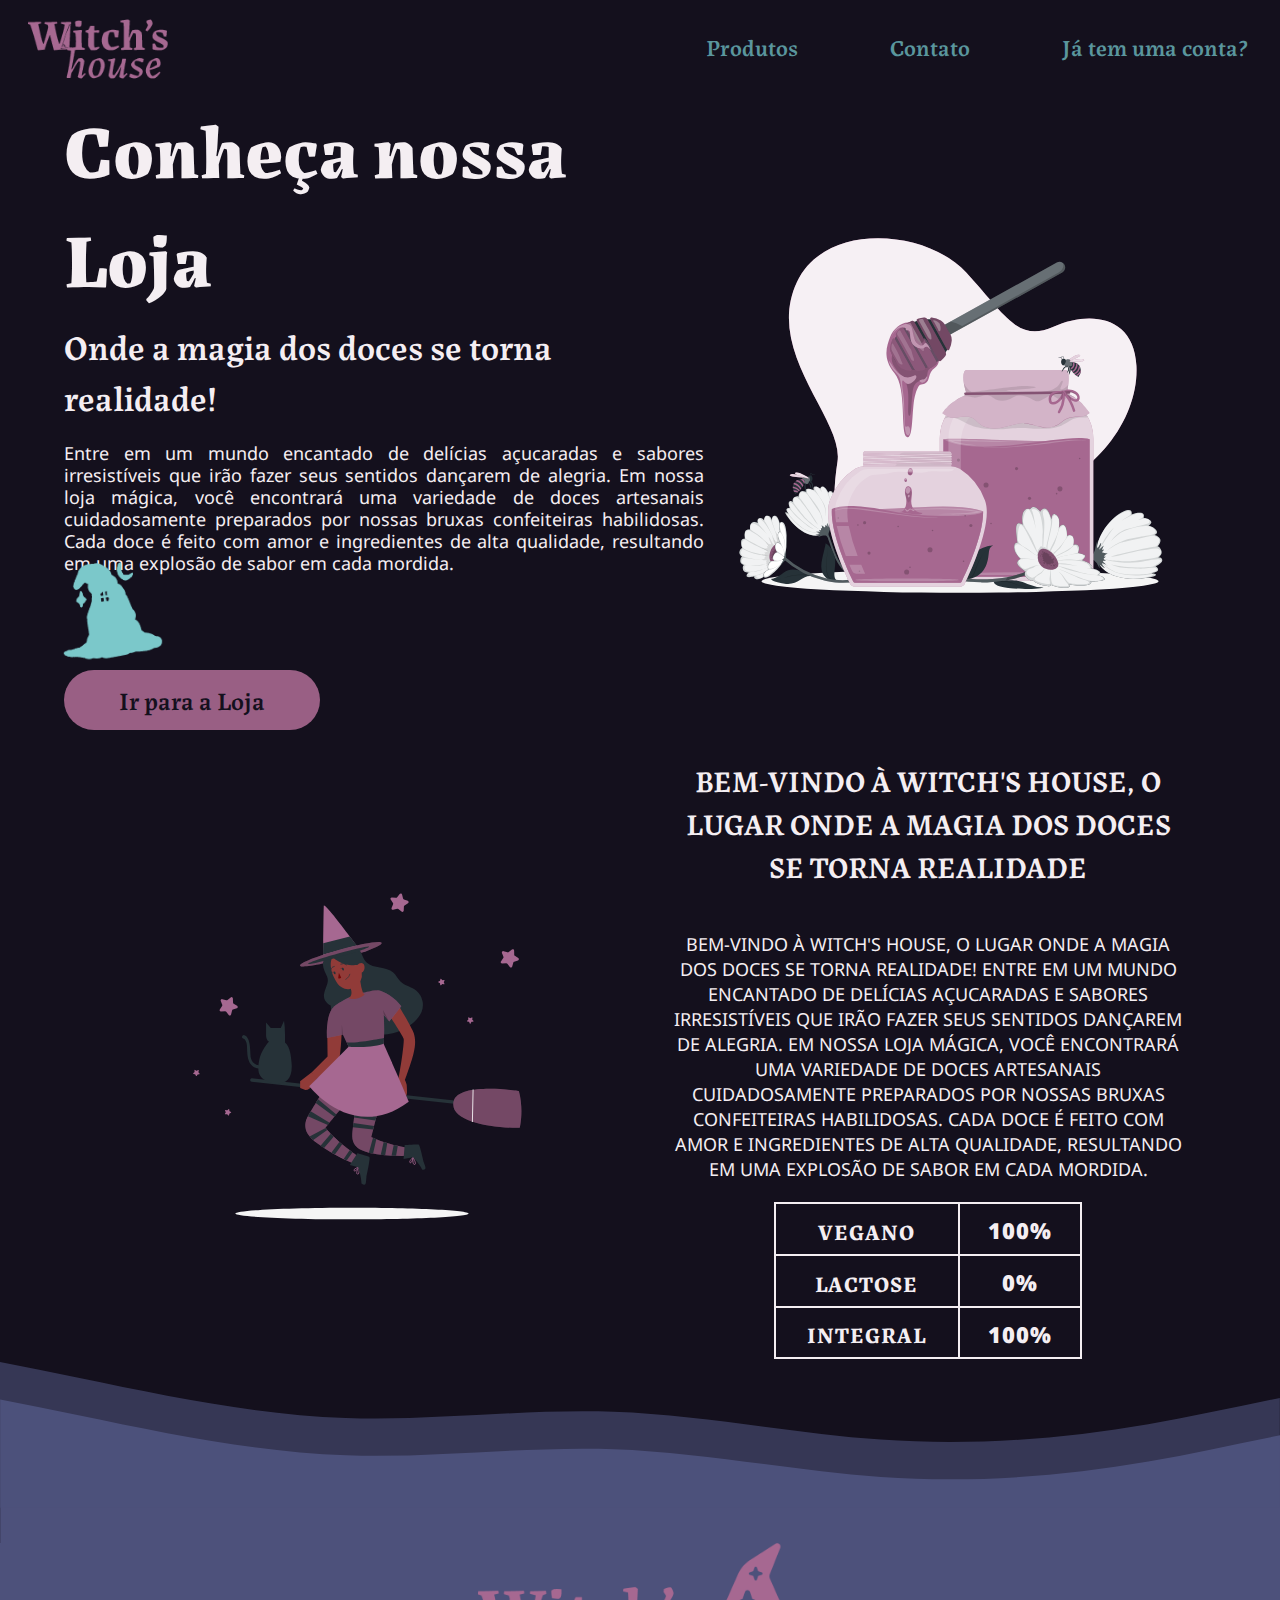
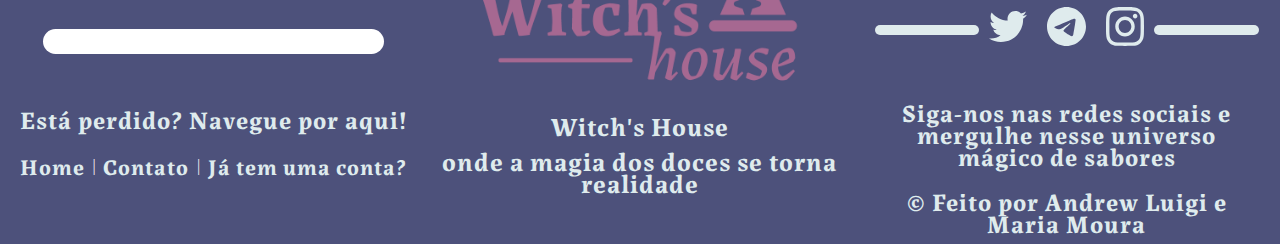
<file: index.html>
<!DOCTYPE html>
<html lang="pt-br">
  <head>
    <meta charset="UTF-8" />
    <meta http-equiv="X-UA-Compatible" content="IE=edge" />
    <meta name="viewport" content="width=device-width, initial-scale=1.0" />
    <link rel="stylesheet" href="estilos/style.css" />
    <link rel="shortcut icon" href="imagens/hat.png" type="image/x-icon" />
    <title>Witch's House</title>
  </head>
  <body>
    <header>
      <img
        src="imagens/Loja/Ativo 11.svg"
        alt="sanduiche"
        id="menu"
        onclick="clickMenu()"
      />
      <img
        src="imagens/footer/Ativo 43-8.png"
        class="logoMobile"
        alt="Witch's House"
      />
      <img src="imagens/Loja/Ativo 18.svg" alt="perfil" id="perfil" />
      <img src="imagens/logo.png" class="logo" alt="Witch's House" />
      <ul>
        <a href="loja.html" tabindex="0"><li>Produtos</li></a>
        <a href="contato.html" tabindex="1"><li>Contato</li></a>
        <a href="entrar.html" tabindex="2"><li>Já tem uma conta?</li></a>
      </ul>
    </header>
    <menu id="opcoes">
      <a href="loja.html" tabindex="0">Produtos</a>
      <a href="contato.html" tabindex="1">Contato</a>
      <a href="entrar.html" tabindex="2">Já tem uma conta?</a>
    </menu>
    <main>
      <div class="left-div">
        <h1>Conheça nossa Loja</h1>
        <h2>Onde a magia dos doces se torna realidade!</h2>
        <p>
          Entre em um mundo encantado de delícias açucaradas e sabores
          irresistíveis que irão fazer seus sentidos dançarem de alegria. Em
          nossa loja mágica, você encontrará uma variedade de doces artesanais
          cuidadosamente preparados por nossas bruxas confeiteiras habilidosas.
          Cada doce é feito com amor e ingredientes de alta qualidade,
          resultando em uma explosão de sabor em cada mordida.
        </p>
        <div id="link">
          <a href="loja.html">
            <img src="imagens/hat.png" id="hat" alt="Chapéu" />
            <button class="loja-btn">Ir para a Loja</button>
          </a>
        </div>
      </div>
      <div class="right-div">
        <img src="imagens/honey.svg" class="imagem" alt="sweet" />
      </div>
    </main>
    <section>
      <div class="left-div">
        <img
          src="imagens/witch-animate (1) (1).svg"
          class="imagem"
          alt="witch"
        />
      </div>
      <div class="right-div">
        <h2>
          bem-vindo à witch's house, o lugar onde a magia dos doces se torna
          realidade
        </h2>
        <img
          src="imagens/witch-animate (1) (1).svg"
          class="imagem"
          id="witch-mobile"
          alt="witch"
        />
        <p>
          Bem-vindo à Witch's House, o lugar onde a magia dos doces se torna
          realidade! Entre em um mundo encantado de delícias açucaradas e
          sabores irresistíveis que irão fazer seus sentidos dançarem de
          alegria. Em nossa loja mágica, você encontrará uma variedade de doces
          artesanais cuidadosamente preparados por nossas bruxas confeiteiras
          habilidosas. Cada doce é feito com amor e ingredientes de alta
          qualidade, resultando em uma explosão de sabor em cada mordida.
        </p>
        <div id="tabela">
          <table>
            <tr>
              <td><p class="titulo">vegano</p></td>
              <td><p class="numero">100%</p></td>
            </tr>
            <tr>
              <td><p class="titulo">LACTOSE</p></td>
              <td><p class="numero">0%</p></td>
            </tr>
            <tr>
              <td><p class="titulo">INTEGRAL</p></td>
              <td><p class="numero">100%</p></td>
            </tr>
          </table>
        </div>
      </div>
    </section>
    <footer>
      <div id="waves">
        <img src="imagens/footer/SVG/SVG/SVG/Ativo 33.svg" alt="wave" />
      </div>
      <div id="barra-busca">
        <input type="search" name="pesquisa" id="pesquisa" />
        <div id="txt">
          <div id="uma-linha">
            <p>Está perdido? Navegue por aqui!</p>
          </div>
          <div id="duas-linhas">
            <p>Está perdido?</p>
            <p>Navegue por aqui!</p>
          </div>
          <div id="lista-vertical">
              <a href="index.html">Home</a>
              <a href="contato.html">Contato</a>
              <a href="entrar.html">Já tem uma conta?</a>
          </div>
          <div id="lista-horizontal">
            <a href="index.html">Home</a> | <a href="contato.html">Contato</a> |
            <a href="entrar.html">Já tem uma conta?</a>
          </div>
        </div>
      </div>
      <div id="logo-2">
        <img src="imagens/footer/Ativo 43-8.png" alt="" />
        <p id="redundante">Witch's House</p>
        <p>onde a magia dos doces se torna realidade</p>
      </div>
      <div id="redes-sociais">
        <div id="imagens">
          <div class="linha"></div>
          <img
            src="imagens/footer/redes sociais/SVG/Ativo 35.svg"
            alt="Twitter"
          />
          <img
            src="imagens/footer/redes sociais/SVG/Ativo 36.svg"
            alt="Telegram"
          />
          <img
            src="imagens/footer/redes sociais/SVG/Ativo 37.svg"
            alt="Instagram"
          />
          <div class="linha"></div>
        </div>
        <div id="texto">
          <p>
            Siga-nos nas redes sociais e mergulhe nesse universo mágico de
            sabores
          </p>
          <p>© Feito por Andrew Luigi e Maria Moura</p>
        </div>
      </div>
    </footer>
    <audio autoplay preload="auto">
      <source src="sons/piano-bell-sound-1-27144.mp3" type="audio/mp3" />
    </audio>

    <script>
      function clickMenu() {
        if (opcoes.style.display == "flex") {
          document.getElementById("opcoes").style.display = "none";
        } else document.getElementById("opcoes").style.display = "flex";
      }
    </script>
  </body>
</html>
</file>
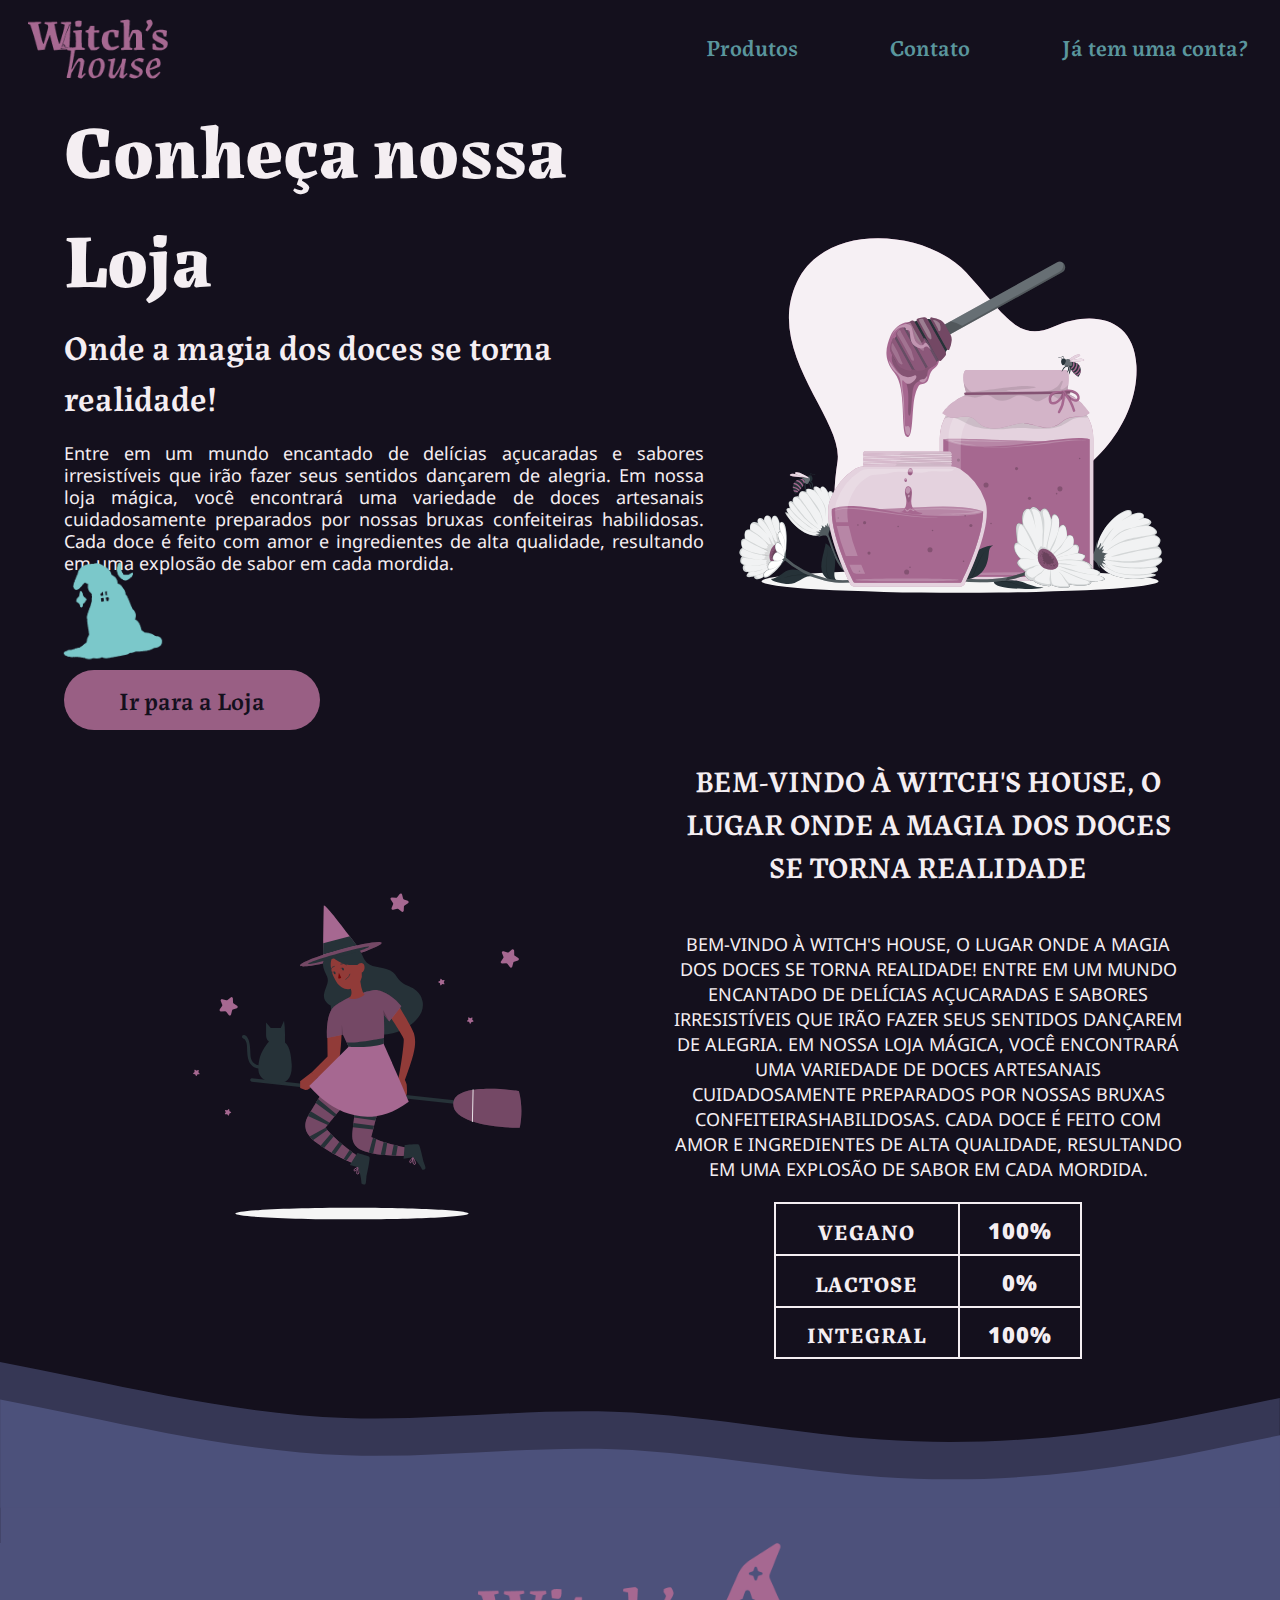
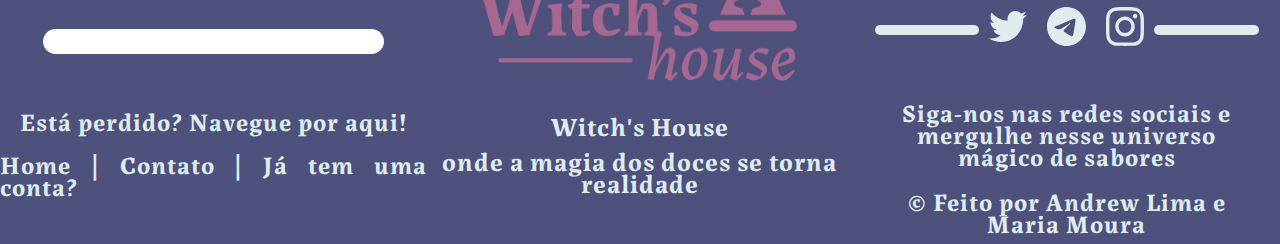
<file: paginas/index.html>
<!DOCTYPE html>
<html lang="pt-br">
<head>
    <meta charset="UTF-8">
    <meta http-equiv="X-UA-Compatible" content="IE=edge">
    <meta name="viewport" content="width=device-width, initial-scale=1.0">
    <link rel="stylesheet" href="../estilos/style.css">  
    <link rel="shortcut icon" href="../imagens/hat.png" type="image/x-icon">
    <title>Witch's House</title>
</head>
<body>
    <header>
        <img src="../imagens/Loja/Ativo 11.svg" alt="sanduiche" id="menu" onclick="clickMenu()">
        <img src="../imagens/footer/Ativo 43-8.png" class="logoMobile" alt="Witch's House" >
        <img src="../imagens/Loja/Ativo 18.svg" alt="perfil" id="perfil">
        <img src="../imagens/logo.png" class="logo" alt="Witch's House">
        <ul>
        <a href="loja.html" tabindex="0"><li>Produtos</li></a> 
        <a href="contato.html" tabindex="1"><li>Contato</li></a>
        <a href="entrar.html" tabindex="2"><li>Já tem uma conta?</li></a> 
        </ul>
    </header>
    <menu id="opcoes">
            <a href="loja.html" tabindex="0">Produtos</a> 
            <a href="contato.html" tabindex="1">Contato</a>
            <a href="entrar.html" tabindex="2">Já tem uma conta?</a>        
    </menu>
    <main>
                    <div class="left-div"> 
                        <h1>Conheça nossa Loja</h1>
                        <h2>Onde a magia dos doces se torna realidade! </h2>
                        <p> Entre em um mundo encantado de delícias açucaradas e sabores irresistíveis que irão fazer seus sentidos dançarem de alegria. Em nossa loja mágica, você encontrará uma variedade de doces artesanais cuidadosamente preparados por nossas bruxas confeiteiras habilidosas. Cada doce é feito com amor e ingredientes de alta qualidade, resultando em uma explosão de sabor em cada mordida.</p>
                        <div id="link">
                            <a href="loja.html">
                                <img src="../imagens/hat.png" id="hat" alt="Chapéu">
                                <button class="loja-btn">Ir para a Loja</button>
                            </a>
                        </div>
                    </div>
                    <div class="right-div">
                        <img src="../imagens/honey.svg" class="imagem" alt="sweet">
                    </div>                    

    </main>    
    <section>
        <div class="left-div">
            <img src="../imagens/witch-animate (1) (1).svg" class="imagem" alt="witch">
        </div>
        <div class="right-div">
            <h2>bem-vindo à witch's house, o lugar onde a magia dos doces se torna realidade</h2>
            <p>Bem-vindo à Witch's House, o lugar onde a magia dos doces se torna realidade! Entre em um mundo encantado de delícias açucaradas e sabores irresistíveis que irão fazer seus sentidos dançarem de alegria.
            Em nossa loja mágica, você encontrará uma variedade de doces artesanais cuidadosamente preparados por nossas bruxas confeiteirashabilidosas. Cada doce é feito com amor e ingredientes de alta qualidade, resultando em uma explosão de sabor em cada mordida.
            </p>
            <div id="tabela">
                <table>
                    <tr>
                        <td><p class="titulo">vegano</p></td>
                        <td><p class="numero">100%</p></td>
                    </tr>
                    <tr>
                        <td><p class="titulo">LACTOSE</p></td>
                        <td><p class="numero">0%</p></td>
                    </tr>
                    <tr>
                        <td><p class="titulo">INTEGRAL</p></td>
                        <td><p class="numero">100%</p></td>
                    </tr>
                </table>
            </div>
        </div>
    </section>
    <footer>
        <div id="waves"><img src="../imagens/footer/SVG/SVG/SVG/Ativo 33.svg" alt="wave"></div>
        <div id="barra-busca">
            <input type="search" name="pesquisa" id="pesquisa">
            <div id="txt">
                <p>Está perdido? Navegue por aqui!</p>
                <p><a href="index.html">Home</a> | <a href="contato.html">Contato</a> | <a href="entrar.html">Já tem uma conta?</a> </p>
            </div>
        </div>
        <div id="logo-2">
            <img src="../imagens/footer/Ativo 43-8.png" alt="">
            <p>Witch's House</p><p>onde a magia dos doces se torna realidade</p>
        </div>
        <div id="redes-sociais">
            <div id="imagens">
                <div class="linha"></div>
                <img src="../imagens/footer/redes sociais/SVG/Ativo 35.svg" alt="Twitter">
                <img src="../imagens/footer/redes sociais/SVG/Ativo 36.svg" alt="Telegram">
                <img src="../imagens/footer/redes sociais/SVG/Ativo 37.svg" alt="Instagram">
                <div class="linha"></div>
            </div>
            <div id="texto">
                <p>Siga-nos nas redes sociais e mergulhe nesse universo mágico de sabores</p>
                <p>© Feito por Andrew Lima e Maria Moura</p>
            </div>
        </div>
</footer>
    <audio autoplay preload="auto">
        <source src="../sons/piano-bell-sound-1-27144.mp3" type="audio/mp3">
    </audio>

    <script>
        function clickMenu(){      
            if(opcoes.style.display=="flex")
            {
                document.getElementById("opcoes").style.display="none";  
            }else
                document.getElementById("opcoes").style.display="flex";

        
        }
    </script>
</body>
</html>
</file>
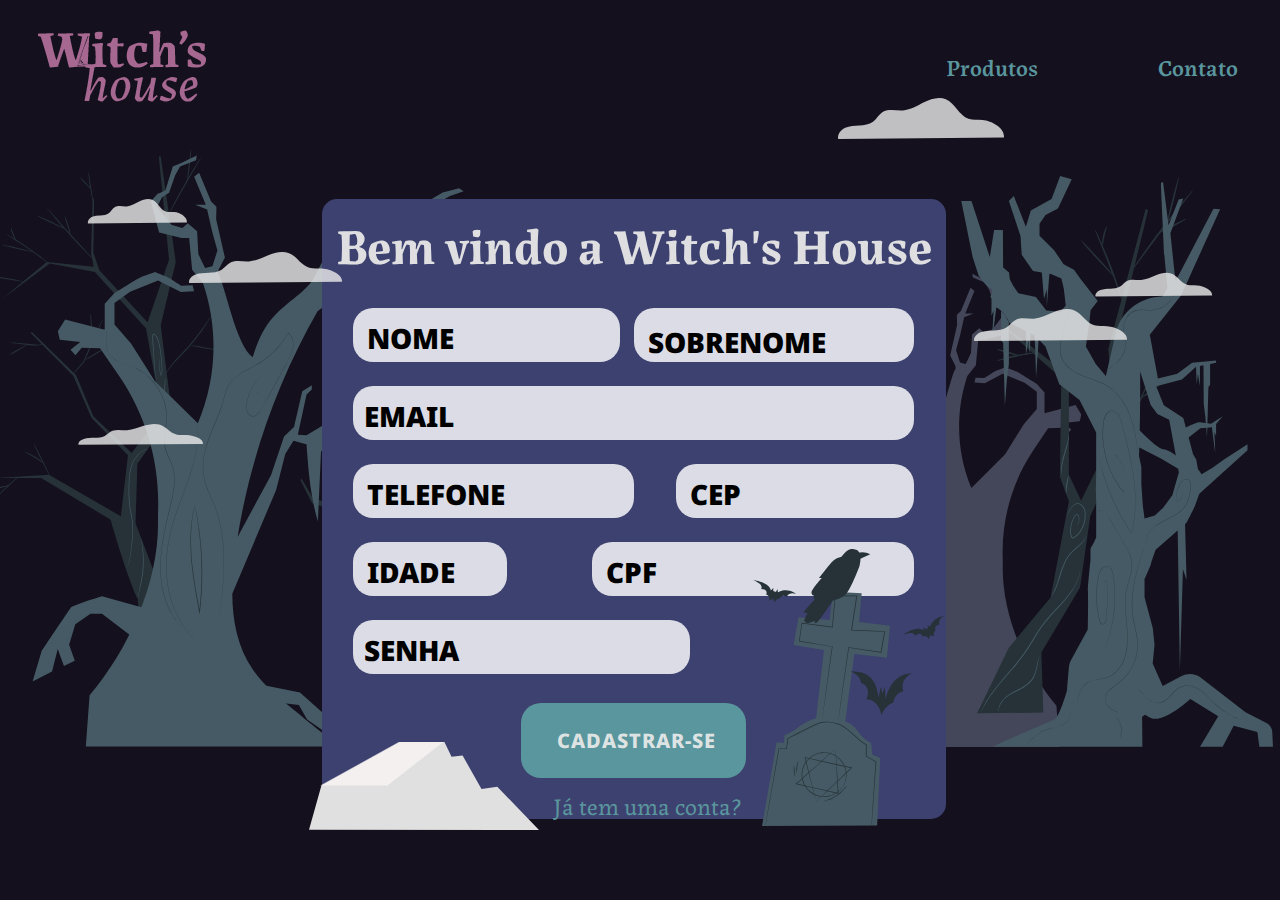
<file: cadastro.html>
<!DOCTYPE html>
<html lang="pt-br">
<head>
    <meta charset="UTF-8">
    <meta http-equiv="X-UA-Compatible" content="IE=edge">
    <meta name="viewport" content="width=device-width, initial-scale=1.0">
    <link rel="shortcut icon" href="imagens/hat.png" type="image/x-icon">
    <link rel="stylesheet" href="estilos/cadastro.css">
    <title>Cadastro - Witch's House</title>
</head>
<body>
    <header>
        <a href="index.html"><img src="imagens/logo.png" class="logo" alt="Witch's House"></a>
        <ul>
        <a href="loja.html" tabindex="0"><li>Produtos</li></a> 
        <a href="contato.html" tabindex="1"><li>Contato</li></a> 
        </ul>
    </header>  
    <div id="container">           
        <div id="camada1">
            <img class="camada1" id="rip" src="imagens/Background floresta/Ativo 7.svg" alt="Tumulo">
            <img class="camada1" id="bat" src="imagens/Background floresta/Ativo 8.svg" alt="Morcegos">
            <img class="camada1" id="pedra" src="imagens/Background floresta/Ativo 13.svg" alt="Nuvem">
            <img class="camada1" id="nuvem-right-cima" src="imagens/Background floresta/nuvem right cima.svg" alt="Nuvem">
            <img class="camada1" id="nuvem-left" src="imagens/Background floresta/nuvem left.svg" alt="Nuvem">
            <img class="camada1" id="nuvem-right-baixo" src="imagens/Background floresta/nuvem rigth baixo.svg" alt="Nuvem">
        </div>     
        <main>
            <h1>Bem vindo a Witch's House</h1>
                <form action="#" method="post">
                    <div id="row1" class="rows">
                        <div class="posicionamento">
                            <input type="text" class="nome" name="nome" required>
                            <label for="nome" class="nome">NOME</label>
                        </div>
                        <div class="posicionamento">
                            <input type="text" class="sobrenome" name="sobrenome" required>
                            <label for="sobrenome" class="sobrenome">SOBRENOME</label>
                        </div>
                    </div>
                    <div id="row2" class="rows">
                        <div class="posicionamento">
                            <input type="email" class="email" name="email" required>
                            <label for="email" class="email">EMAIL</label>
                        </div>
                    </div>
                    <div id="row3" class="rows">
                        <div class="posicionamento">
                            <input type="tel" class="tel" name="tel" required>
                            <label for="tel" class="tel">TELEFONE</label>
                        </div>
                        <div class="posicionamento">
                            <input type="text" class="cep" name="cep" required>
                            <label for="cep" class="cep">CEP</label>
                        </div>
                    </div>
                    <div id="row4" class="rows">
                        <div class="posicionamento">
                            <input type="number" class="idade" name="idade" required>
                            <label for="idade" class="idade">IDADE</label>
                        </div>
                        <div class="posicionamento">
                            <input type="text" class="cpf" name="cpf" required>
                            <label for="cpf" class="cpf">CPF</label>
                        </div>
                    </div>
                    <div id="row5" class="rows">
                        <div class="posicionamento">
                            <input type="password" class="senha" name="senha" required>
                            <label for="senha" class="senha">SENHA</label>
                        </div>
                    </div>
                    <div id="row6" class="rows">
                        <input type="submit" id="botao" value="CADASTRAR-SE">
                        <a href="entrar.html" id="link">Já tem uma conta?</a>
                    </div>
                </form>
        </main>
        <div id="arvore">
            <img id="arvore-left" src="imagens/Background floresta/Ativo 1.svg" alt="Árvore">
            <img id="arvore-right" src="imagens/Background floresta/Ativo 3.svg" alt="Árvore">
        </div>
    </div>
</body>
</html>
</file>
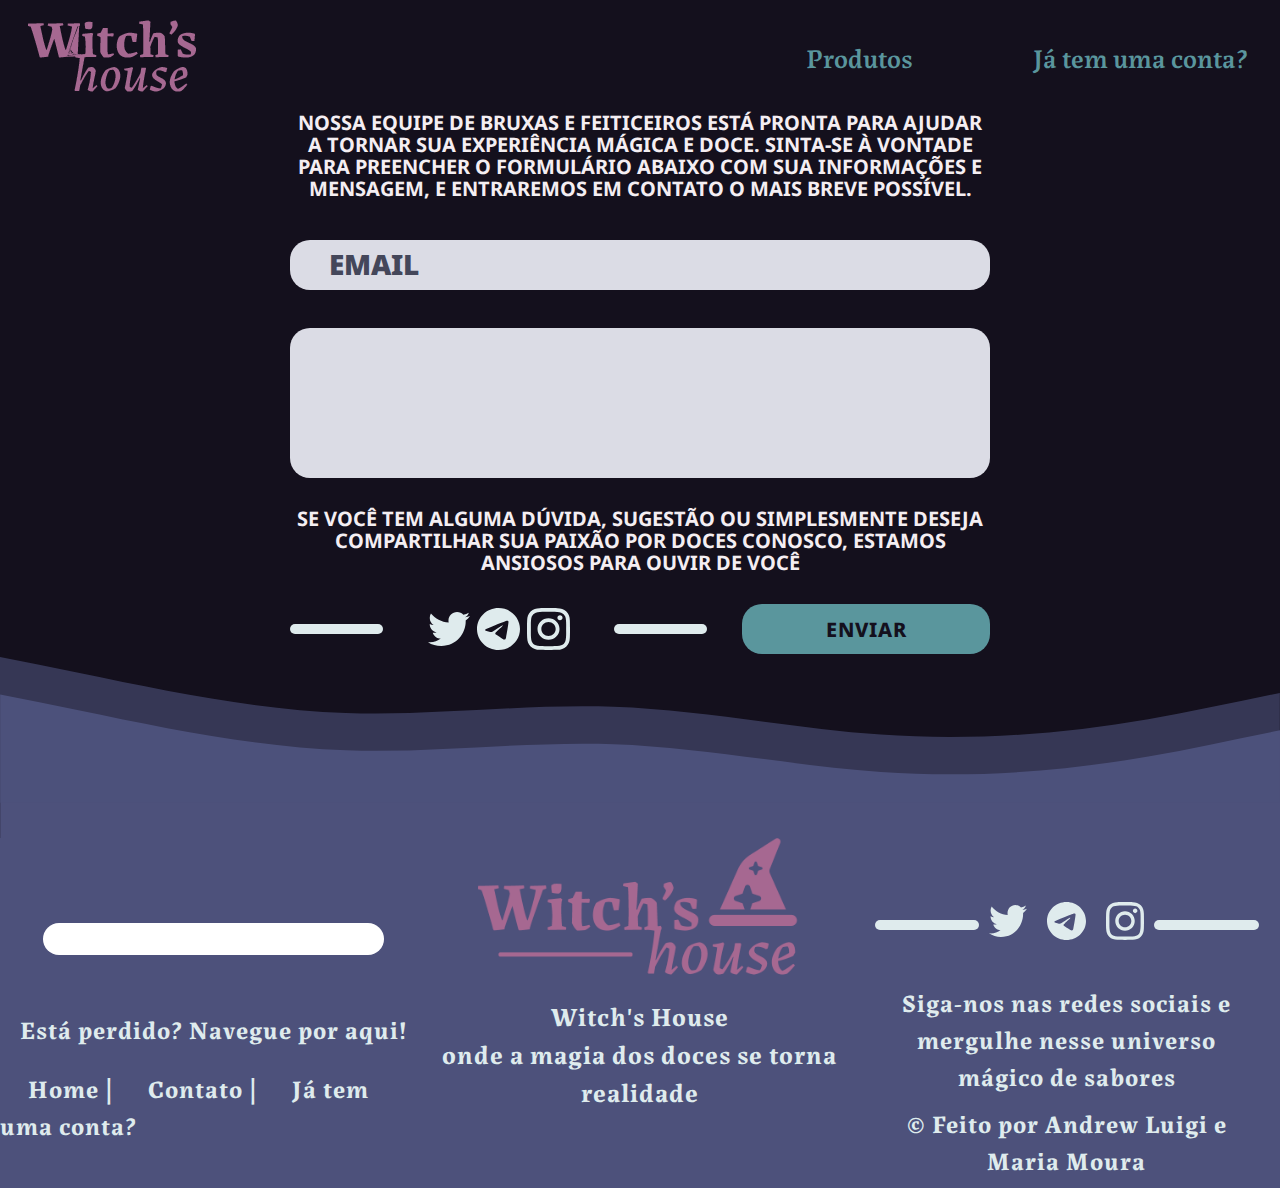
<file: contato.html>
<!DOCTYPE html>
<html lang="pt-br">
<head>
    <meta charset="UTF-8">
    <meta http-equiv="X-UA-Compatible" content="IE=edge">
    <meta name="viewport" content="width=device-width, initial-scale=1.0">
    <link rel="stylesheet" href="estilos/contato.css">
    <title>Contato - Witch's House</title>
</head>
<body>
  <header>
    <a href="index.html"><img src="imagens/logo.png" class="logo" alt="Witch's House"></a>
    <ul>
    <a href="loja.html" tabindex="0"><li>Produtos</li></a> 
    <a href="entrar.html" tabindex="1"><li>Já tem uma conta?</li></a> 
    </ul>
  </header>

  <main>
    <div class="container">
        <div id="first-row">
          <p>NOSSA EQUIPE DE BRUXAS E FEITICEIROS ESTÁ PRONTA PARA AJUDAR A TORNAR SUA EXPERIÊNCIA MÁGICA E DOCE. SINTA-SE À VONTADE PARA PREENCHER O FORMULÁRIO ABAIXO COM SUA INFORMAÇÕES E MENSAGEM, E ENTRAREMOS EM CONTATO O MAIS BREVE POSSÍVEL.</p>
        </div>
          <div id="formulario">
            <form action="#" method="get">
              <div id="second-row">
                <input type="email" name="email" id="email" class="email" required autocomplete="off">
                <label for="email"  class="email ">EMAIL</label>
                <textarea id="story" name="story"
                rows="5" cols="33">
                </textarea>
                <p>SE VOCÊ TEM ALGUMA DÚVIDA, SUGESTÃO OU SIMPLESMENTE DESEJA COMPARTILHAR SUA PAIXÃO POR DOCES CONOSCO, ESTAMOS ANSIOSOS PARA OUVIR DE VOCÊ</p>
              </div>
            <div id="last-row">
              <div class="linha-left"></div>
              <div id="imagem">
                <img src="imagens/footer/redes sociais/SVG/Ativo 35.svg" alt="Twitter">
                <img src="imagens/footer/redes sociais/SVG/Ativo 36.svg" alt="Telegram">
                <img src="imagens/footer/redes sociais/SVG/Ativo 37.svg" alt="Instagram">
              </div>
              <div class="linha-right"></div>
              <input type="submit" value="ENVIAR" id="btn">
            </div>
            </form>
          </div>
    </div>             
</main>    

<footer>
  <div id="waves"><img src="imagens/footer/SVG/SVG/SVG/Ativo 33.svg" alt="wave"></div>
    <div id="barra-busca">
      <input type="search" name="pesquisa" id="pesquisa">
      <div id="txt">
        <p>Está perdido? Navegue por aqui!</p>
        <p><a href="index.html">Home</a> | <a href="contato.html">Contato</a> | <a href="entrar.html">Já tem uma conta?</a> </p>
      </div>
    </div>
    <div id="logo-2">
      <img src="imagens/footer/Ativo 43-8.png" alt="">
      <p>Witch's House</p><p>onde a magia dos doces se torna realidade</p>
    </div>
    <div id="redes-sociais">
      <div id="imagens">
        <div class="linha"></div>
        <img src="imagens/footer/redes sociais/SVG/Ativo 35.svg" alt="Twitter">
        <img src="imagens/footer/redes sociais/SVG/Ativo 36.svg" alt="Telegram">
        <img src="imagens/footer/redes sociais/SVG/Ativo 37.svg" alt="Instagram">
        <div class="linha"></div>
      </div>
      <div id="texto">
      <p>Siga-nos nas redes sociais e mergulhe nesse universo mágico de sabores</p>
      <p>© Feito por Andrew Luigi e Maria Moura</p>
      </div>
  </div>
</footer>
</body>
</html>
</file>
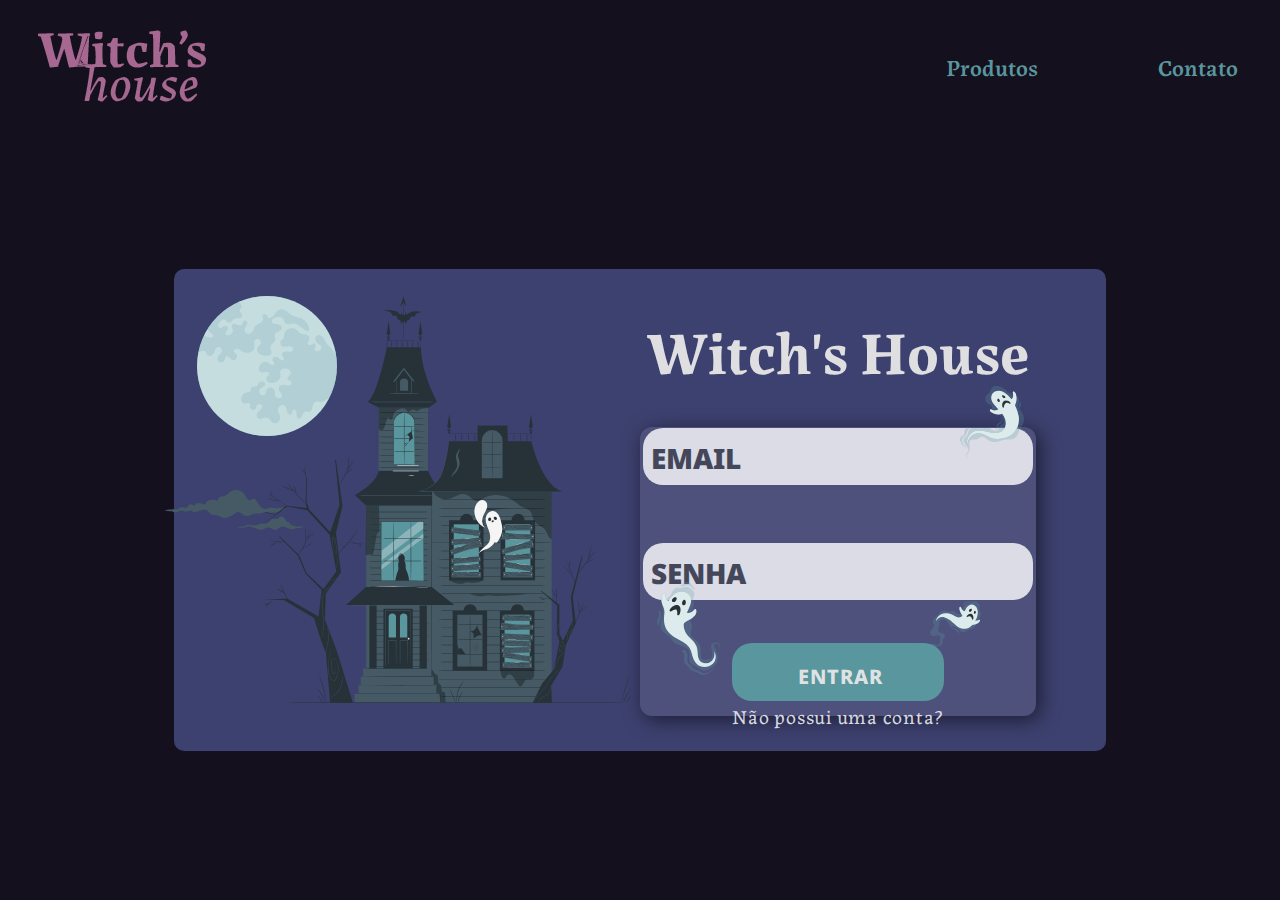
<file: entrar.html>
<!DOCTYPE html>
<html lang="pt-br">
<head>
    <meta charset="UTF-8">
    <meta http-equiv="X-UA-Compatible" content="IE=edge">
    <meta name="viewport" content="width=device-width, initial-scale=1.0">
    <link rel="stylesheet" href="estilos/entrar.css">
    <link rel="shortcut icon" href="imagens/hat.png" type="image/x-icon">
    <title>Entrar - Witch's House</title>
</head>
<body>
    <header>
        <a href="index.html"><img src="imagens/logo.png" class="logo" alt="Witch's House"></a>
        <ul>
            <a href="loja.html" tabindex="0"><li>Produtos</li></a>
            <a href="contato.html" tabindex="1"><li>Contato</li></a>
        </ul>
    </header>
    <div id="container">
        <div id="camada1">
            <img src="imagens/Login/ghost1.svg" alt="fantasma" id="f1">
            <img src="imagens/Login/ghost2.svg" alt="fantasma" id="f2">
            <img src="imagens/Login/ghost3.svg" alt="fantasma" id="f3">
        </div>
        <div id="div-left">
            <img src="imagens/Login/moon.svg" alt="lua" id="lua">
            <img src="imagens/Login/clouds.svg" alt="nuvens" id="nuvem">
            <img src="imagens/haunted-house-animate.svg" alt="casa" id="house">
        </div>
        <div id="div-right">
            <div id="centralizador">
                <h1>Witch's House</h1>
            </div>
        <div id="formulario">
                    <form method="post" action="#">
                        <div class="row" id="row1">
                            <div class="posicionamento">
                                <input type="email" name="email" autocomplete="off" required class="email"/>
                                <label for="email"class="email">
                                    EMAIL
                                </label>
                            </div>
                        </div>
                        <div class="row" id="row2">
                            <div class="posicionamento">
                                <input type="password" name="senha" autocomplete="off" required class="senha"/>
                                <label for="senha"class="senha">
                                    SENHA
                                </label>
                            </div>
                        </div>
                        <div class="row" id="row3">
                            <input type="submit" value="ENTRAR" id="botao">
                            <a href="cadastro.html" id="cad">
                                Não possui uma conta?
                            </a>
                        </div>
                    </form>
                </div>
        </div>
    </div>
</body>
</html>
</file>
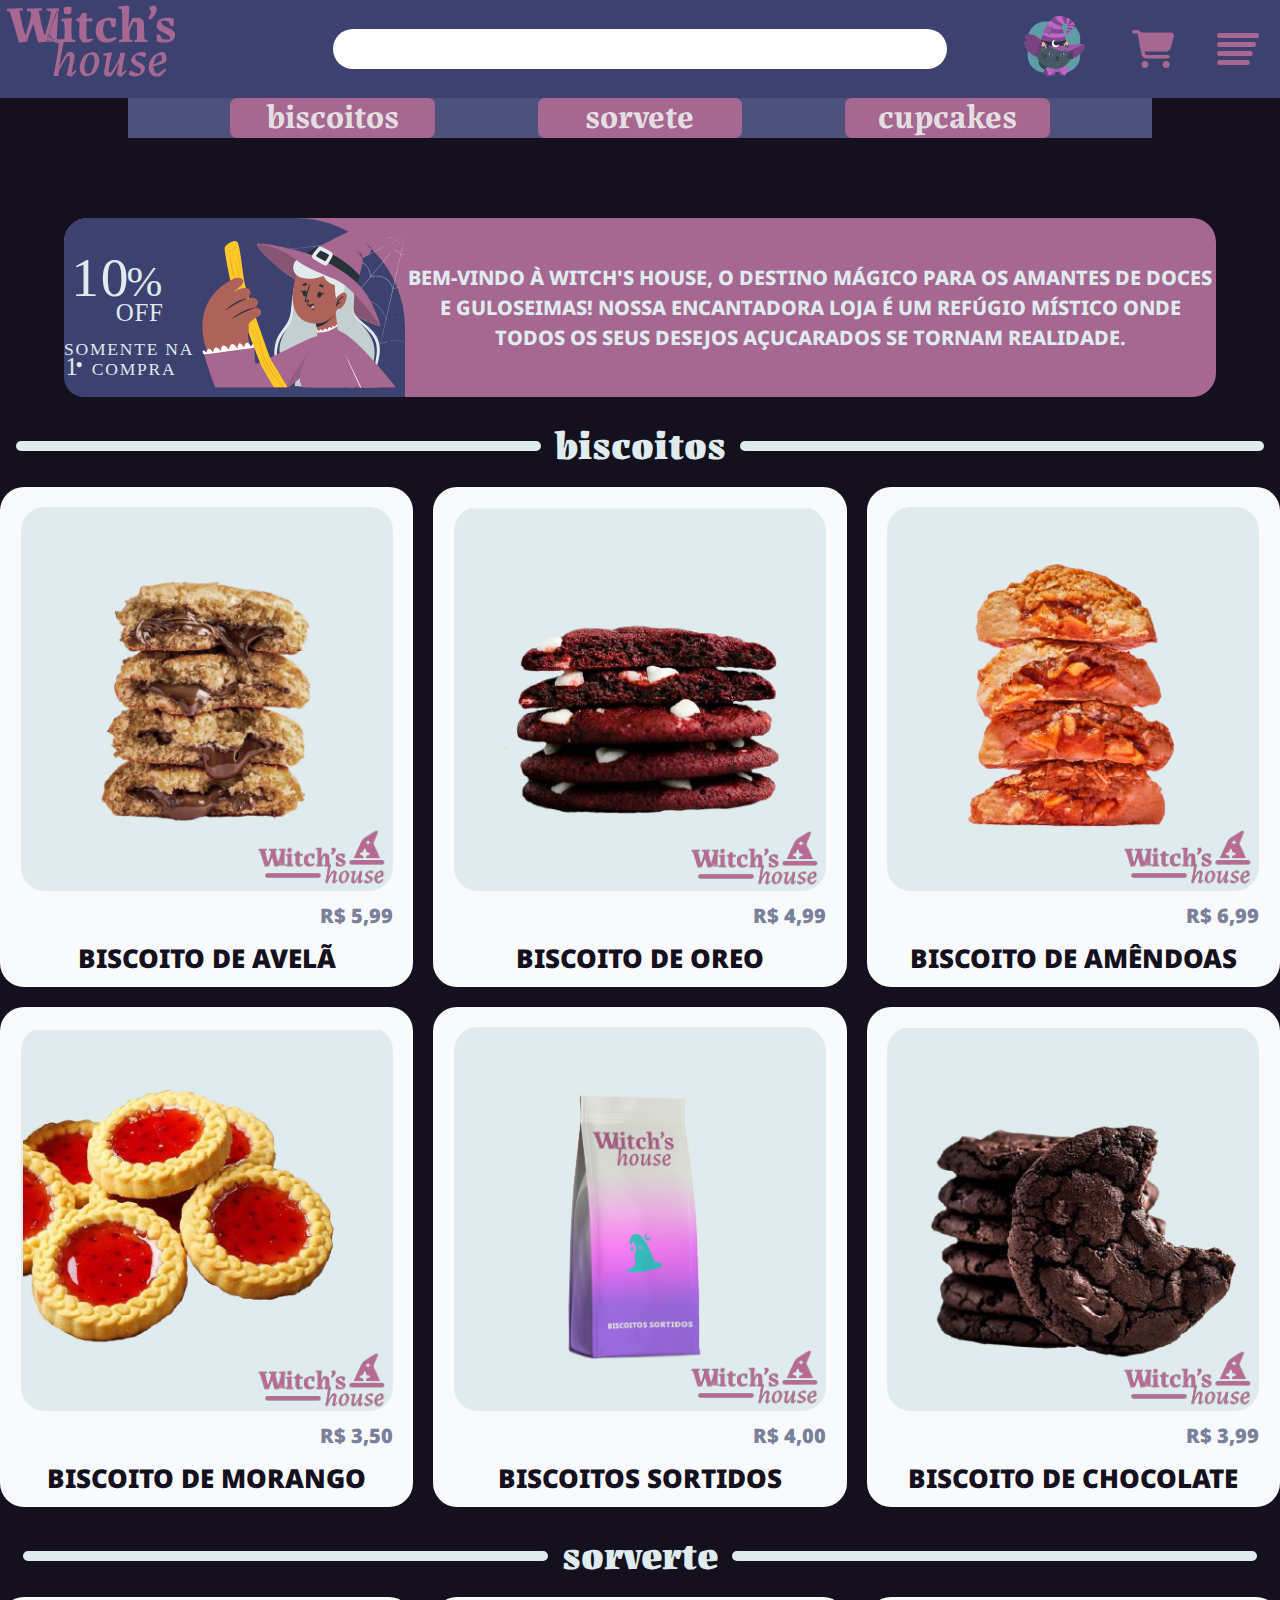
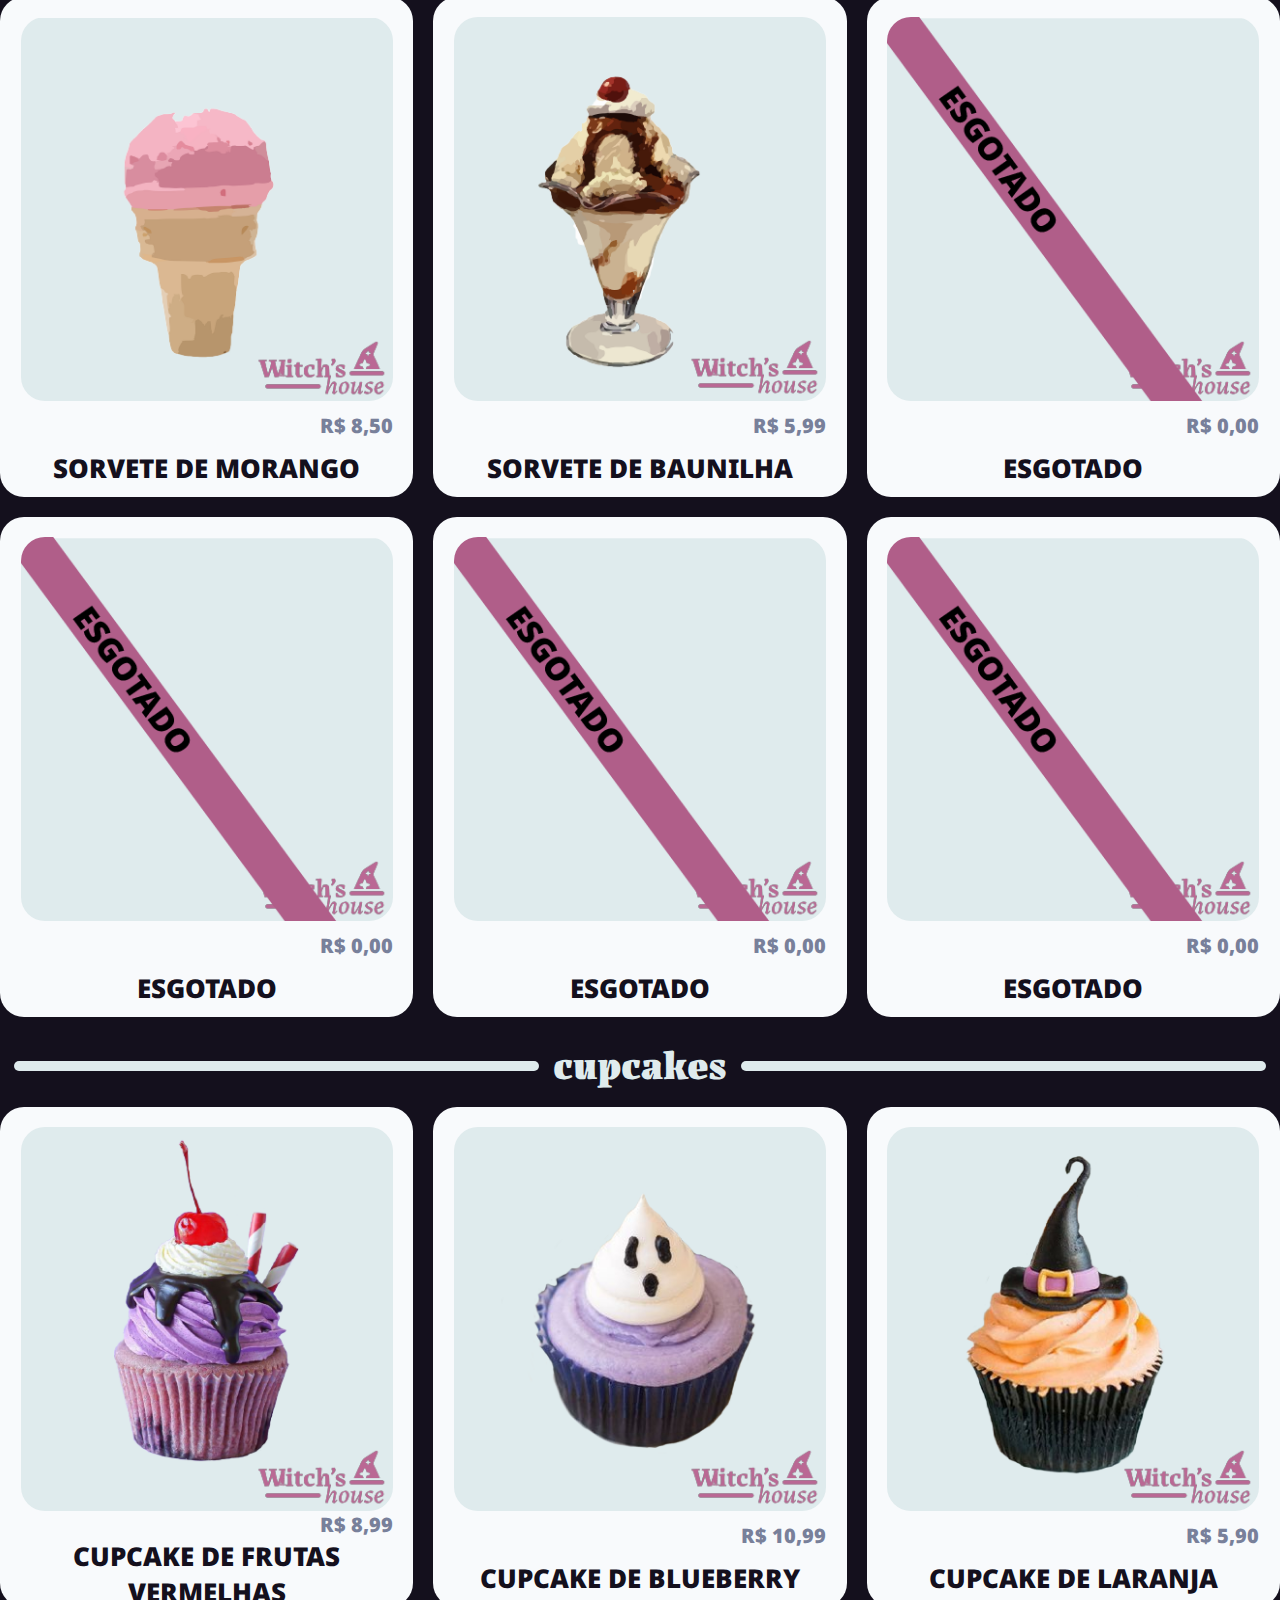
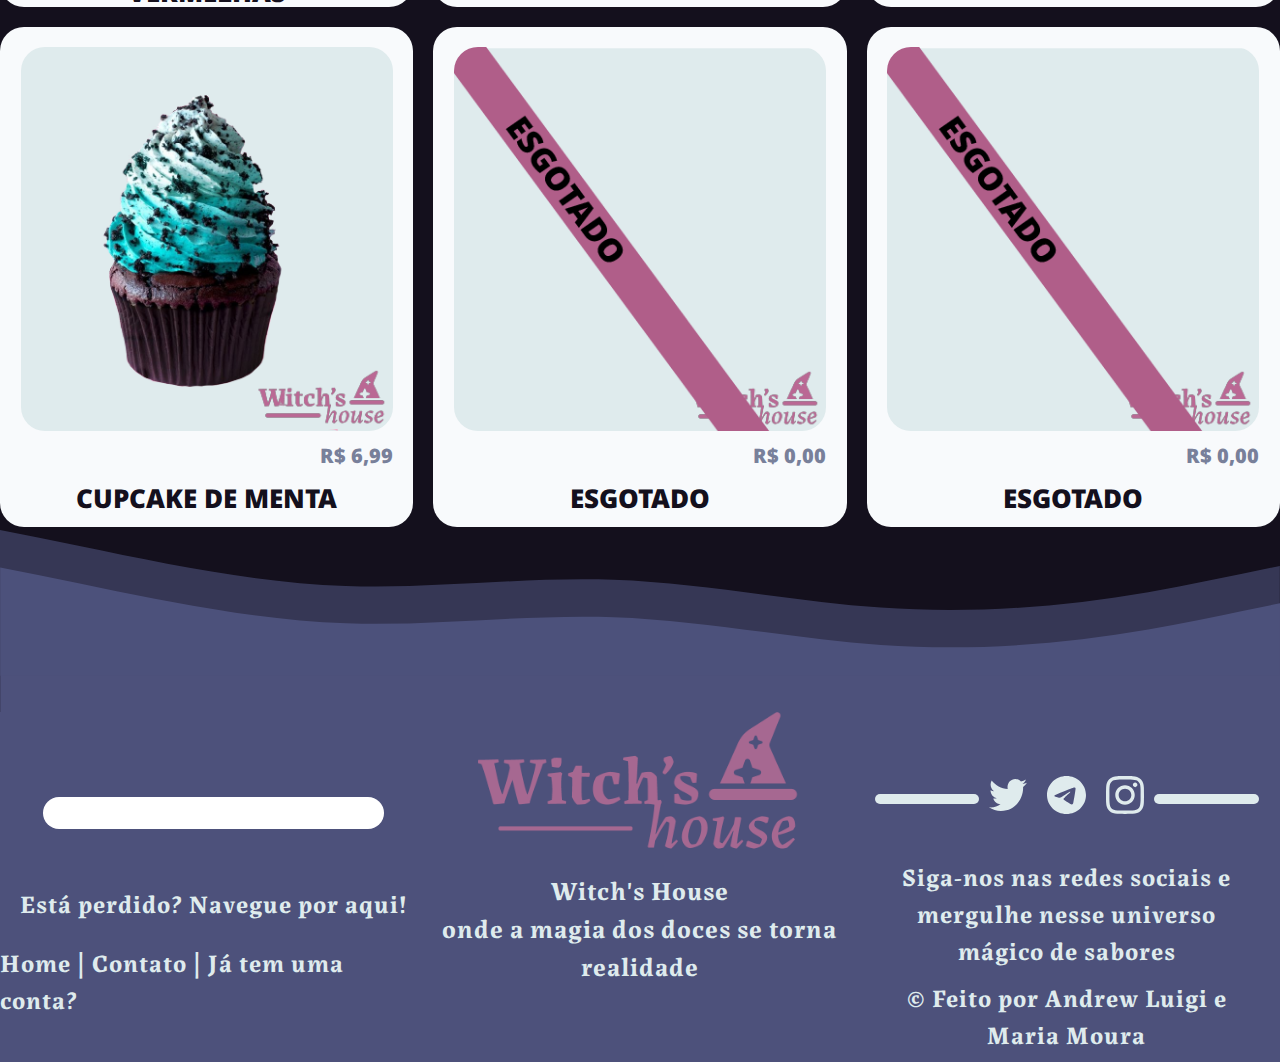
<file: loja.html>
<!DOCTYPE html>
<html lang="pt-br">
<head>
    <meta charset="UTF-8">
    <meta http-equiv="X-UA-Compatible" content="IE=edge">
    <meta name="viewport" content="width=device-width, initial-scale=1.0">
    <link rel="stylesheet" href="estilos/loja.css">
    <title>Loja - Witch's House</title>
</head>
<body>
        <!-- PRONTO -->
        <header>
            <div id="fixo">
                <div id="logo">
                    <a href="index.html"><img src="imagens/logo.png" alt="Witch's House"></a>
                </div>
                <div id="barra-pesquisa">
                    <input type="search" name="busca" id="busca">
                </div>
                <div id="right">
                    <div id="usuario">
                        <a href="entrar.html"><img id="img-conta" src="imagens/Loja/Ativo 18.svg" alt="conta"></a>
                    </div>
                    <div id="carrinho">
                        <img id="carrinho" src="imagens/Loja/Ativo 10.svg" alt="carrinho">
                    </div>
                    <div id="menu">
                        <img id="menu" src="imagens/Loja/Ativo 11.svg" alt="menu">
                    </div>
                </div>
            </div>
        </header>
        <main>
            <div id="filtro">
                <div class="ancora">
                    <a href="#a1">
                        <h1>biscoitos</h1>
                    </a>
                </div>
                <div class="ancora">                    
                    <a href="#a2">
                        <h1>sorvete</h1>
                    </a>
                </div>
                <div class="ancora">                    
                    <a href="#a3">
                        <h1>cupcakes</h1>
                    </a>
                </div>
            </div>
            <div id="promocao">
                <div id="left-promo">
                    <img id="intro-witch" src="imagens/Loja/Ativo 17.svg" alt="Bruxa">
                </div>

                <div id="right-promo">
                    <p id="frase-intro">Bem-vindo à Witch's House, o destino mágico para os amantes de doces e guloseimas!
                    Nossa encantadora loja é um refúgio místico onde todos os seus desejos açucarados se tornam realidade. </p>
                </div>
                
            </div>
            <div id="produtos">
                <div class="titulo">
                    <div class="linha"></div>
                    <p id="a1" class="text-ancora">biscoitos</p>
                    <div class="linha"></div>
                </div>
                <div class="produtos-grid">
                    <div class="produto">
                        <div class="imagem"><img src="imagens/Loja/produtos/Prancheta 7.png" alt="biscoito"></div>
                        <div class="content">
                            <p class="preco-produto">R$ 5,99</p>
                            <p class="nome-produto">biscoito de avelã</p>
                        </div>
                    </div>
                    <div class="produto">
                        <div class="imagem"><img src="imagens/Loja/produtos/bisc.png" alt="biscoito"></div>
                        <div class="content">
                            <p class="preco-produto">R$ 4,99</p>
                            <p class="nome-produto">biscoito de oreo</p>
                        </div>
                    </div>
                    <div class="produto">
                        <div class="imagem">
                            <img src="imagens/Loja/produtos/Prancheta 10.png" alt="biscoito">
                        </div>
                        <div class="content">                            
                            <p class="preco-produto">R$ 6,99</p>
                            <p class="nome-produto">Biscoito de amêndoas</p>
                        </div>
                    </div>
                    <div class="produto">
                        <div class="imagem"> 
                            <img src="imagens/Loja/produtos/Prancheta 11.png" alt="biscoito">
                        </div>
                        <div class="content">                            
                            <p class="preco-produto">R$ 3,50</p>
                            <p class="nome-produto">biscoito de morango</p>
                        </div>
                    </div>
                    <div class="produto">
                        <div class="imagem">
                            <img src="imagens/Loja/produtos/Prancheta 12.png" alt="biscoito">
                        </div>
                        <div class="content">
                            <p class="preco-produto">R$ 4,00</p>                            
                            <p class="nome-produto">biscoitos sortidos</p>
                        </div>
                    </div>
                    <div class="produto">
                        <div class="imagem"><img src="imagens/Loja/produtos/bisc2.png" alt="biscoito"></div>
                        <div class="content">
                            <p class="preco-produto">R$ 3,99</p>
                            <p class="nome-produto">Biscoito de Chocolate</p>
                        </div>
                    </div>
                </div>
                <div class="titulo">
                    <div class="linha"></div>
                    <p id="a2" class="text-ancora">sorverte</p>
                    <div class="linha"></div>
                </div>
                <div class="produtos-grid">
                    <div class="produto">
                        <div class="imagem"><img src="imagens/Loja/produtos/s1.png" alt="sorvete"></div>
                        <div class="content">
                            <p class="preco-produto">R$ 8,50</p>
                            <p class="nome-produto">Sorvete de morango</p>
                        </div>
                    </div>
                    <div class="produto">
                        <div class="imagem"><img src="imagens/Loja/produtos/sorvete.png" alt="sorvete"></div>
                        <div class="content">
                            <p class="preco-produto">R$ 5,99</p>
                            <p class="nome-produto">Sorvete de Baunilha</p>
                        </div>
                    </div>
                    <div class="produto">
                        <div class="imagem"><img src="imagens/Loja/produtos/s.png" alt=""></div>
                        <div class="content">
                            <p class="preco-produto">R$ 0,00</p>
                            <p class="nome-produto">Esgotado</p>
                        </div>
                    </div>
                    <div class="produto">
                        <div class="imagem"><img src="imagens/Loja/produtos/s.png" alt=""></div>
                        <div class="content">
                            <p class="preco-produto">R$ 0,00</p>
                            <p class="nome-produto">Esgotado</p>
                        </div>
                    </div>
                    <div class="produto">
                        <div class="imagem"><img src="imagens/Loja/produtos/s.png" alt=""></div>
                        <div class="content">
                            <p class="preco-produto">R$ 0,00</p>
                            <p class="nome-produto">Esgotado</p>
                        </div>
                    </div>
                    <div class="produto">
                        <div class="imagem"><img src="imagens/Loja/produtos/s.png" alt=""></div>
                        <div class="content">
                            <p class="preco-produto">R$ 0,00</p>
                            <p class="nome-produto">Esgotado</p>
                        </div>
                    </div>
                </div>
                <div class="titulo">
                    <div class="linha"></div>
                    <p id="a3" class="text-ancora">cupcakes</p>
                    <div class="linha"></div>
                </div>
                <div class="produtos-grid">
                    <div class="produto">
                        <div class="imagem"><img src="imagens/Loja/produtos/Prancheta 1.png" alt="cupcake"></div>
                        <div class="content">
                            <p class="preco-produto">R$ 8,99</p>
                            <p class="nome-produto">cupcake de frutas vermelhas</p>
                        </div>
                    </div>
                    <div class="produto">
                        <div class="imagem"><img src="imagens/Loja/produtos/Prancheta 2.png" alt="cupcake"></div>
                        <div class="content">
                            <p class="preco-produto">R$ 10,99</p>
                            <p class="nome-produto">cupcake de blueberry</p>
                        </div>
                    </div>
                    <div class="produto">
                        <div class="imagem"><img src="imagens/Loja/produtos/Prancheta 4.png" alt="cupcake"></div>
                        <div class="content">
                            <p class="preco-produto">R$ 5,90</p>
                            <p class="nome-produto">cupcake de laranja</p>
                        </div>
                    </div>
                    <div class="produto">
                        <div class="imagem"><img src="imagens/Loja/produtos/Prancheta 6.png" alt="cupcake"></div>
                        <div class="content">
                            <p class="preco-produto">R$ 6,99</p>
                            <p class="nome-produto">cupcake de menta</p>
                        </div>
                    </div>
                    <div class="produto">
                        <div class="imagem"><img src="imagens/Loja/produtos/s.png" alt=""></div>
                        <div class="content">
                            <p class="preco-produto">R$ 0,00</p>
                            <p class="nome-produto">Esgotado</p>
                        </div>
                    </div>
                    <div class="produto">
                        <div class="imagem"><img src="imagens/Loja/produtos/s.png" alt=""></div>
                        <div class="content">
                            <p class="preco-produto">R$ 0,00</p>
                            <p class="nome-produto">Esgotado</p>
                        </div>
                    </div>
                </div>
            </div>
        </main>

        <footer>
                <div id="waves"><img src="imagens/footer/SVG/SVG/SVG/Ativo 33.svg" alt="wave"></div>
                <div id="barra-busca">
                    <input type="search" name="pesquisa" id="pesquisa">
                    <div id="txt">
                        <p>Está perdido? Navegue por aqui!</p>
                        <p><a href="index.html">Home</a> | <a href="contato.html">Contato</a> | <a href="entrar.html">Já tem uma conta?</a> </p>
                    </div>
                </div>
                <div id="logo-2">
                    <img src="imagens/footer/Ativo 43-8.png" alt="">
                    <p>Witch's House</p><p>onde a magia dos doces se torna realidade</p>
                </div>
                <div id="redes-sociais">
                    <div id="imagens">
                        <div class="linha"></div>
                        <img src="imagens/footer/redes sociais/SVG/Ativo 35.svg" alt="Twitter">
                        <img src="imagens/footer/redes sociais/SVG/Ativo 36.svg" alt="Telegram">
                        <img src="imagens/footer/redes sociais/SVG/Ativo 37.svg" alt="Instagram">
                        <div class="linha"></div>
                    </div>
                    <div id="texto">
                        <p>Siga-nos nas redes sociais e mergulhe nesse universo mágico de sabores</p>
                        <p>© Feito por Andrew Luigi e Maria Moura</p>
                    </div>
                </div>
        </footer>
</body>
</html>
</file>
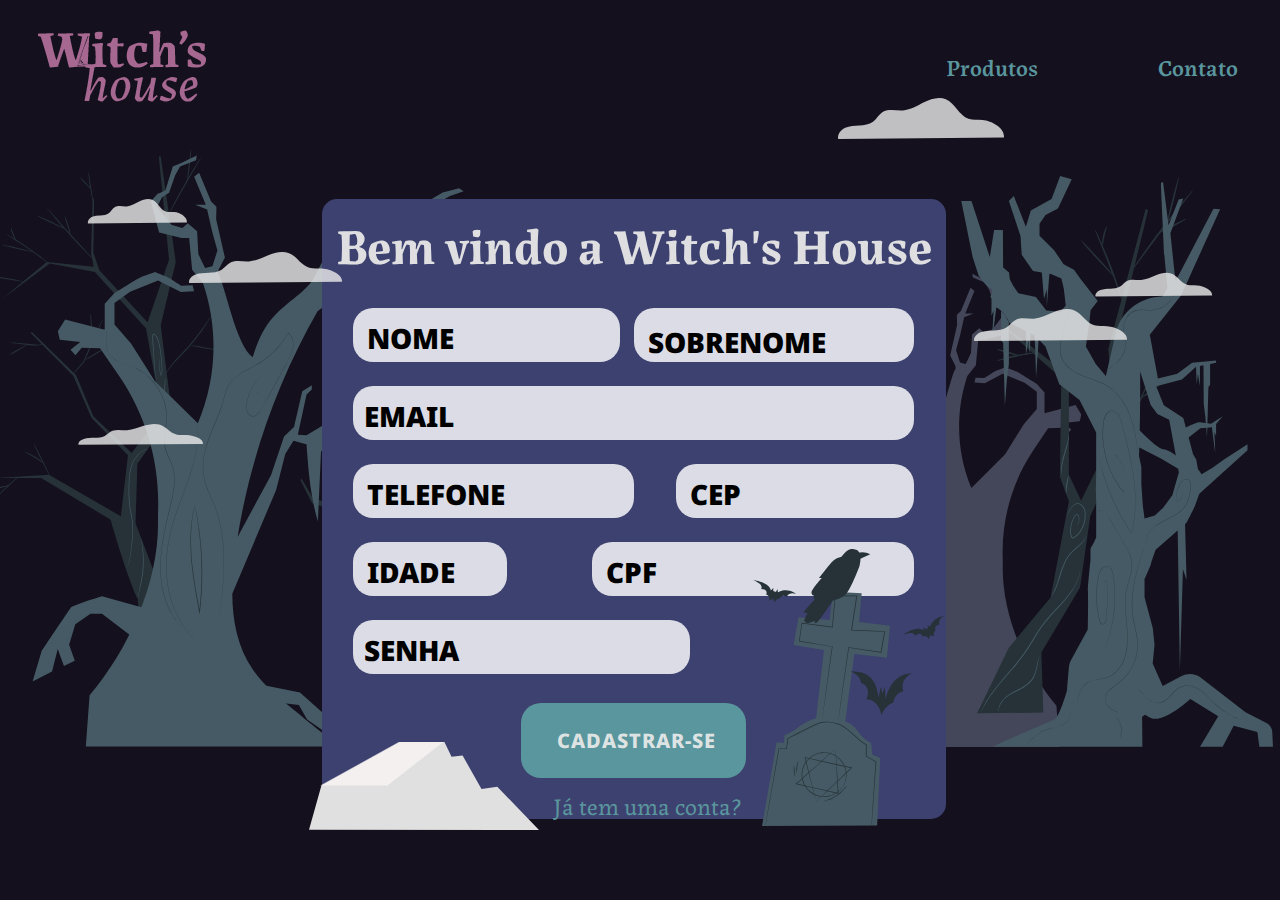
<file: paginas/cadastro.html>
<!DOCTYPE html>
<html lang="pt-br">
<head>
    <meta charset="UTF-8">
    <meta http-equiv="X-UA-Compatible" content="IE=edge">
    <meta name="viewport" content="width=device-width, initial-scale=1.0">
    <link rel="shortcut icon" href="../imagens/hat.png" type="image/x-icon">
    <link rel="stylesheet" href="../estilos/cadastro.css">
    <title>Cadastro - Witch's House</title>
</head>
<body>
    <header>
        <a href="index.html"><img src="../imagens/logo.png" class="logo" alt="Witch's House"></a>
        <ul>
        <a href="loja.html" tabindex="0"><li>Produtos</li></a> 
        <a href="contato.html" tabindex="1"><li>Contato</li></a> 
        </ul>
    </header>  
    <div id="container">           
        <div id="camada1">
            <img class="camada1" id="rip" src="../imagens/Background floresta/Ativo 7.svg" alt="Tumulo">
            <img class="camada1" id="bat" src="../imagens/Background floresta/Ativo 8.svg" alt="Morcegos">
            <img class="camada1" id="pedra" src="../imagens/Background floresta/Ativo 13.svg" alt="Nuvem">
            <img class="camada1" id="nuvem-right-cima" src="../imagens/Background floresta/nuvem right cima.svg" alt="Nuvem">
            <img class="camada1" id="nuvem-left" src="../imagens/Background floresta/nuvem left.svg" alt="Nuvem">
            <img class="camada1" id="nuvem-right-baixo" src="../imagens/Background floresta/nuvem rigth baixo.svg" alt="Nuvem">
        </div>     
        <main>
            <h1>Bem vindo a Witch's House</h1>
                <form action="#" method="post">
                    <div id="row1" class="rows">
                        <div class="posicionamento">
                            <input type="text" class="nome" name="nome" required>
                            <label for="nome" class="nome">NOME</label>
                        </div>
                        <div class="posicionamento">
                            <input type="text" class="sobrenome" name="sobrenome" required>
                            <label for="sobrenome" class="sobrenome">SOBRENOME</label>
                        </div>
                    </div>
                    <div id="row2" class="rows">
                        <div class="posicionamento">
                            <input type="email" class="email" name="email" required>
                            <label for="email" class="email">EMAIL</label>
                        </div>
                    </div>
                    <div id="row3" class="rows">
                        <div class="posicionamento">
                            <input type="tel" class="tel" name="tel" required>
                            <label for="tel" class="tel">TELEFONE</label>
                        </div>
                        <div class="posicionamento">
                            <input type="text" class="cep" name="cep" required>
                            <label for="cep" class="cep">CEP</label>
                        </div>
                    </div>
                    <div id="row4" class="rows">
                        <div class="posicionamento">
                            <input type="number" class="idade" name="idade" required>
                            <label for="idade" class="idade">IDADE</label>
                        </div>
                        <div class="posicionamento">
                            <input type="text" class="cpf" name="cpf" required>
                            <label for="cpf" class="cpf">CPF</label>
                        </div>
                    </div>
                    <div id="row5" class="rows">
                        <div class="posicionamento">
                            <input type="password" class="senha" name="senha" required>
                            <label for="senha" class="senha">SENHA</label>
                        </div>
                    </div>
                    <div id="row6" class="rows">
                        <input type="submit" id="botao" value="CADASTRAR-SE">
                        <a href="entrar.html" id="link">Já tem uma conta?</a>
                    </div>
                </form>
        </main>
        <div id="arvore">
            <img id="arvore-left" src="../imagens/Background floresta/Ativo 1.svg" alt="Árvore">
            <img id="arvore-right" src="../imagens/Background floresta/Ativo 3.svg" alt="Árvore">
        </div>
    </div>
</body>
</html>
</file>
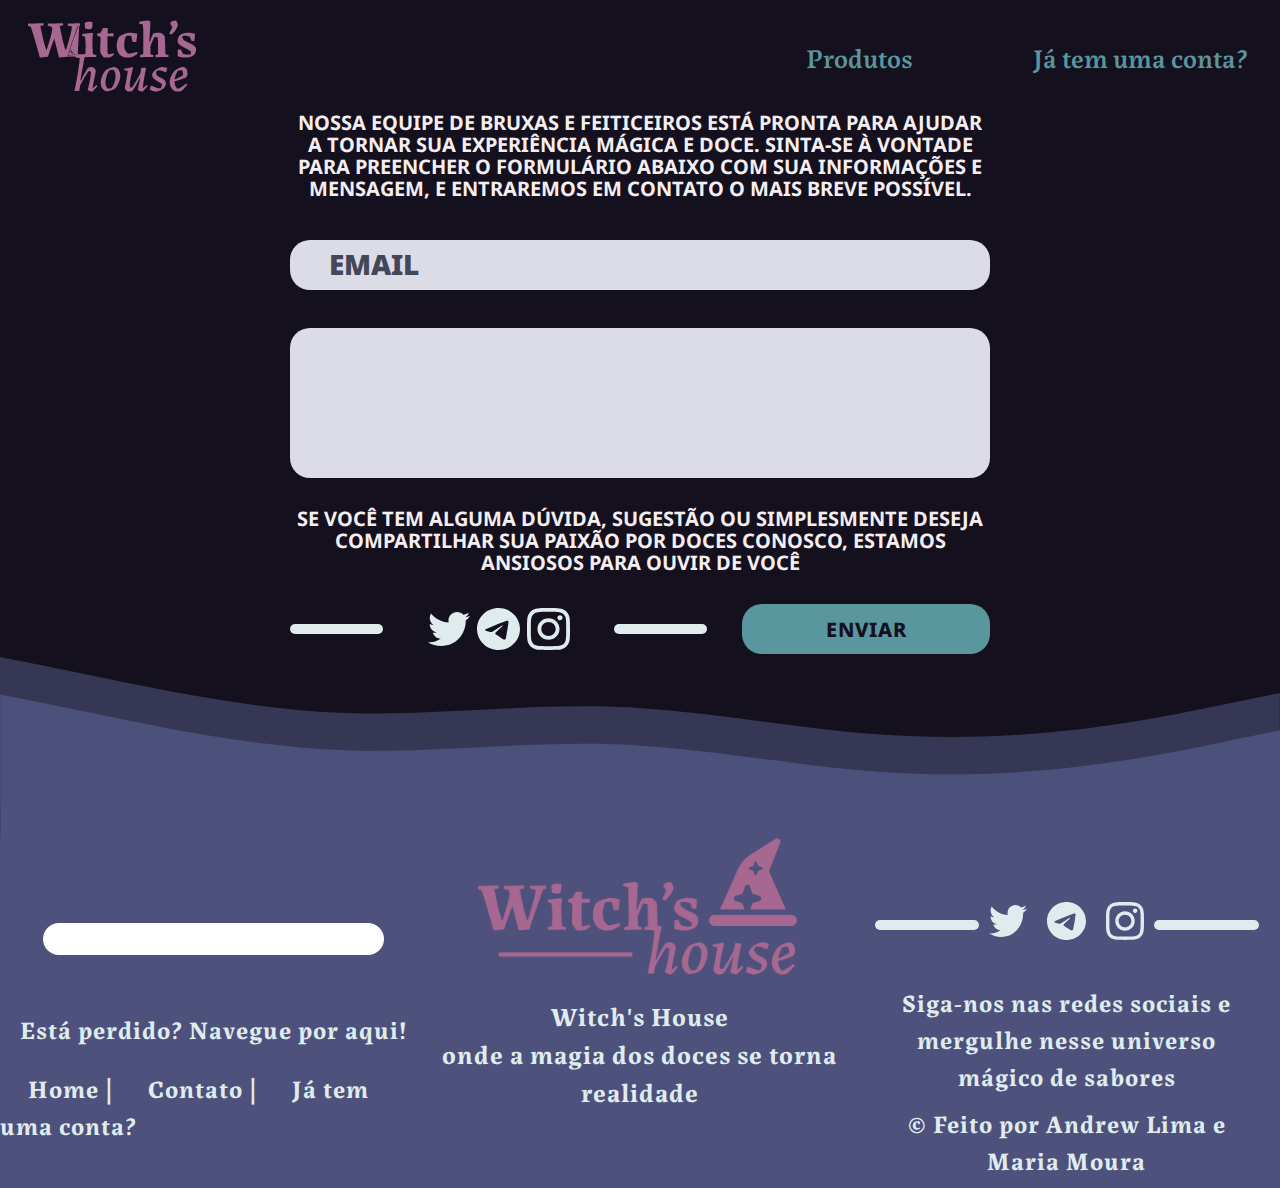
<file: paginas/contato.html>
<!DOCTYPE html>
<html lang="pt-br">
<head>
    <meta charset="UTF-8">
    <meta http-equiv="X-UA-Compatible" content="IE=edge">
    <meta name="viewport" content="width=device-width, initial-scale=1.0">
    <link rel="stylesheet" href="../estilos/contato.css">
    <title>Contato - Witch's House</title>
</head>
<body>
  <header>
    <a href="index.html"><img src="../imagens/logo.png" class="logo" alt="Witch's House"></a>
    <ul>
    <a href="loja.html" tabindex="0"><li>Produtos</li></a> 
    <a href="entrar.html" tabindex="1"><li>Já tem uma conta?</li></a> 
    </ul>
  </header>

  <main>
    <div class="container">
        <div id="first-row">
          <p>NOSSA EQUIPE DE BRUXAS E FEITICEIROS ESTÁ PRONTA PARA AJUDAR A TORNAR SUA EXPERIÊNCIA MÁGICA E DOCE. SINTA-SE À VONTADE PARA PREENCHER O FORMULÁRIO ABAIXO COM SUA INFORMAÇÕES E MENSAGEM, E ENTRAREMOS EM CONTATO O MAIS BREVE POSSÍVEL.</p>
        </div>
          <div id="formulario">
            <form action="#" method="get">
              <div id="second-row">
                <input type="email" name="email" id="email" class="email" required autocomplete="off">
                <label for="email"  class="email ">EMAIL</label>
                <textarea id="story" name="story"
                rows="5" cols="33">
                </textarea>
                <p>SE VOCÊ TEM ALGUMA DÚVIDA, SUGESTÃO OU SIMPLESMENTE DESEJA COMPARTILHAR SUA PAIXÃO POR DOCES CONOSCO, ESTAMOS ANSIOSOS PARA OUVIR DE VOCÊ</p>
              </div>
            <div id="last-row">
              <div class="linha-left"></div>
              <div id="imagem">
                <img src="../imagens/footer/redes sociais/SVG/Ativo 35.svg" alt="Twitter">
                <img src="../imagens/footer/redes sociais/SVG/Ativo 36.svg" alt="Telegram">
                <img src="../imagens/footer/redes sociais/SVG/Ativo 37.svg" alt="Instagram">
              </div>
              <div class="linha-right"></div>
              <input type="submit" value="ENVIAR" id="btn">
            </div>
            </form>
          </div>
    </div>             
</main>    

<footer>
  <div id="waves"><img src="../imagens/footer/SVG/SVG/SVG/Ativo 33.svg" alt="wave"></div>
    <div id="barra-busca">
      <input type="search" name="pesquisa" id="pesquisa">
      <div id="txt">
        <p>Está perdido? Navegue por aqui!</p>
        <p><a href="index.html">Home</a> | <a href="contato.html">Contato</a> | <a href="entrar.html">Já tem uma conta?</a> </p>
      </div>
    </div>
    <div id="logo-2">
      <img src="../imagens/footer/Ativo 43-8.png" alt="">
      <p>Witch's House</p><p>onde a magia dos doces se torna realidade</p>
    </div>
    <div id="redes-sociais">
      <div id="imagens">
        <div class="linha"></div>
        <img src="../imagens/footer/redes sociais/SVG/Ativo 35.svg" alt="Twitter">
        <img src="../imagens/footer/redes sociais/SVG/Ativo 36.svg" alt="Telegram">
        <img src="../imagens/footer/redes sociais/SVG/Ativo 37.svg" alt="Instagram">
        <div class="linha"></div>
      </div>
      <div id="texto">
      <p>Siga-nos nas redes sociais e mergulhe nesse universo mágico de sabores</p>
      <p>© Feito por Andrew Lima e Maria Moura</p>
      </div>
  </div>
</footer>
</body>
</html>
</file>
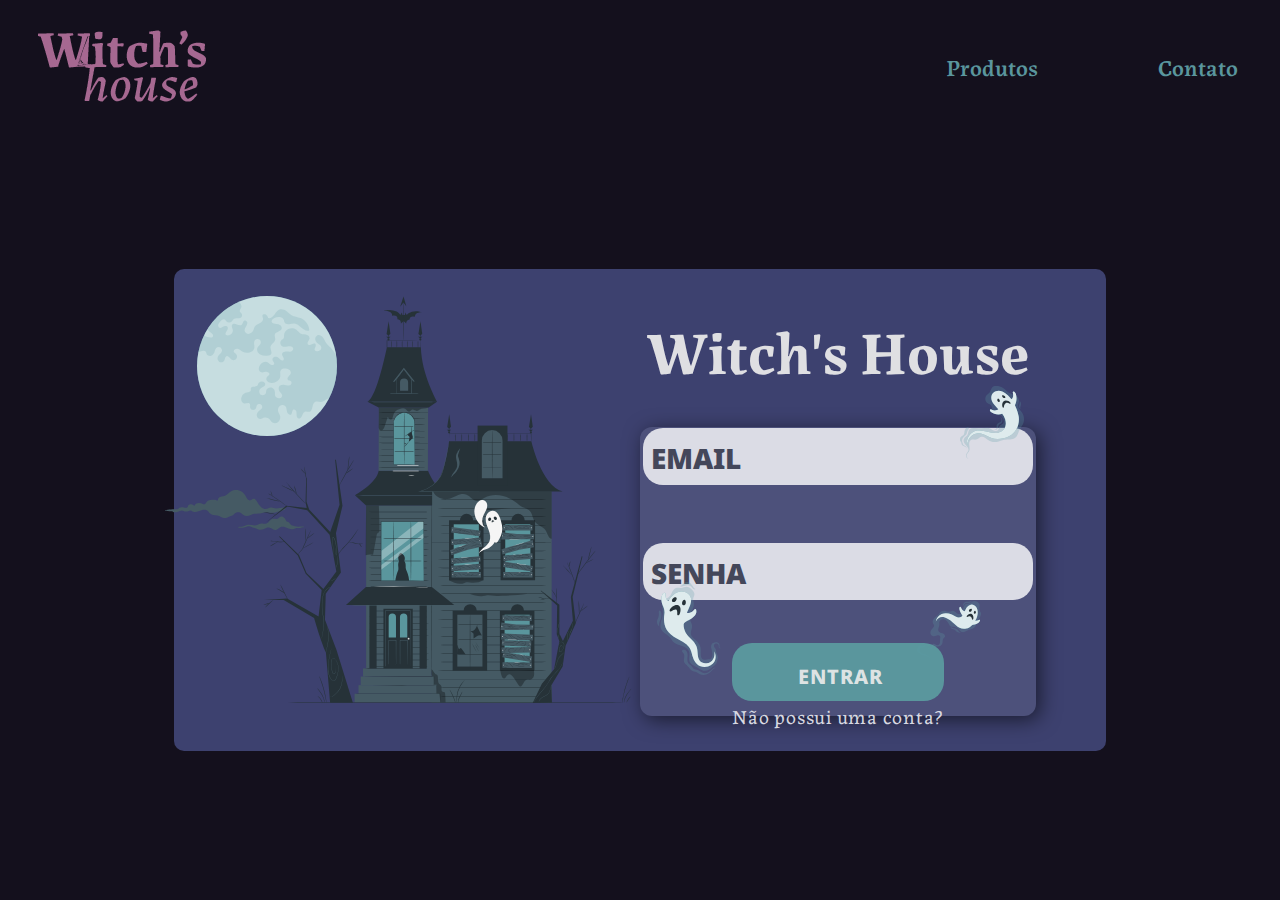
<file: paginas/entrar.html>
<!DOCTYPE html>
<html lang="pt-br">
<head>
    <meta charset="UTF-8">
    <meta http-equiv="X-UA-Compatible" content="IE=edge">
    <meta name="viewport" content="width=device-width, initial-scale=1.0">
    <link rel="stylesheet" href="../estilos/entrar.css">
    <link rel="shortcut icon" href="../imagens/hat.png" type="image/x-icon">
    <title>Entrar - Witch's House</title>
</head>
<body>
    <header>
        <a href="../paginas/index.html"><img src="../imagens/logo.png" class="logo" alt="Witch's House"></a>
        <ul>
            <a href="loja.html" tabindex="0"><li>Produtos</li></a>
            <a href="contato.html" tabindex="1"><li>Contato</li></a>
        </ul>
    </header>
    <div id="container">
        <div id="camada1">
            <img src="../imagens/Login/ghost1.svg" alt="fantasma" id="f1">
            <img src="../imagens/Login/ghost2.svg" alt="fantasma" id="f2">
            <img src="../imagens/Login/ghost3.svg" alt="fantasma" id="f3">
        </div>
        <div id="div-left">
            <img src="../imagens/Login/moon.svg" alt="lua" id="lua">
            <img src="../imagens/Login/clouds.svg" alt="nuvens" id="nuvem">
            <img src="../imagens/haunted-house-animate.svg" alt="casa" id="house">
        </div>
        <div id="div-right">
            <div id="centralizador">
                <h1>Witch's House</h1>
            </div>
        <div id="formulario">
                    <form method="post" action="#">
                        <div class="row" id="row1">
                            <div class="posicionamento">
                                <input type="email" name="email" autocomplete="off" required class="email"/>
                                <label for="email"class="email">
                                    EMAIL
                                </label>
                            </div>
                        </div>
                        <div class="row" id="row2">
                            <div class="posicionamento">
                                <input type="password" name="senha" autocomplete="off" required class="senha"/>
                                <label for="senha"class="senha">
                                    SENHA
                                </label>
                            </div>
                        </div>
                        <div class="row" id="row3">
                            <input type="submit" value="ENTRAR" id="botao">
                            <a href="cadastro.html" id="cad">
                                Não possui uma conta?
                            </a>
                        </div>
                    </form>
                </div>
        </div>
    </div>
</body>
</html>
</file>
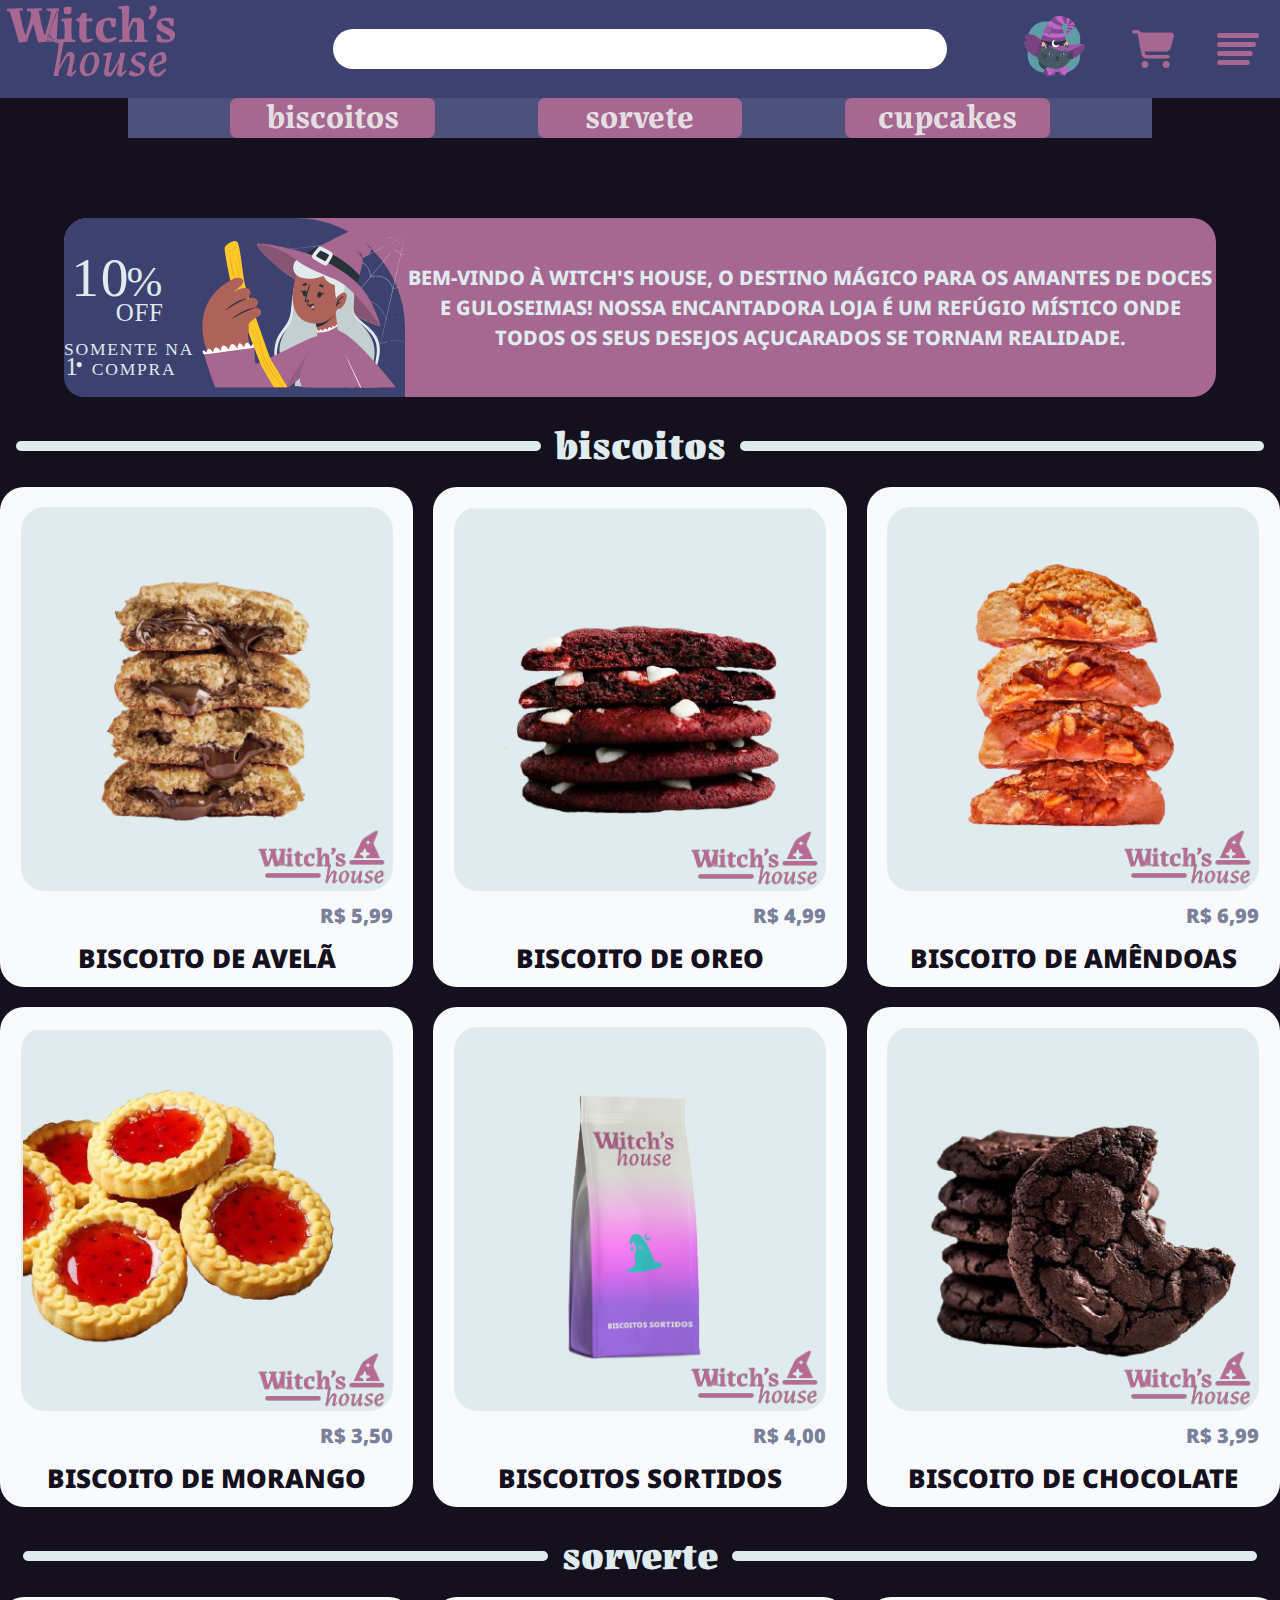
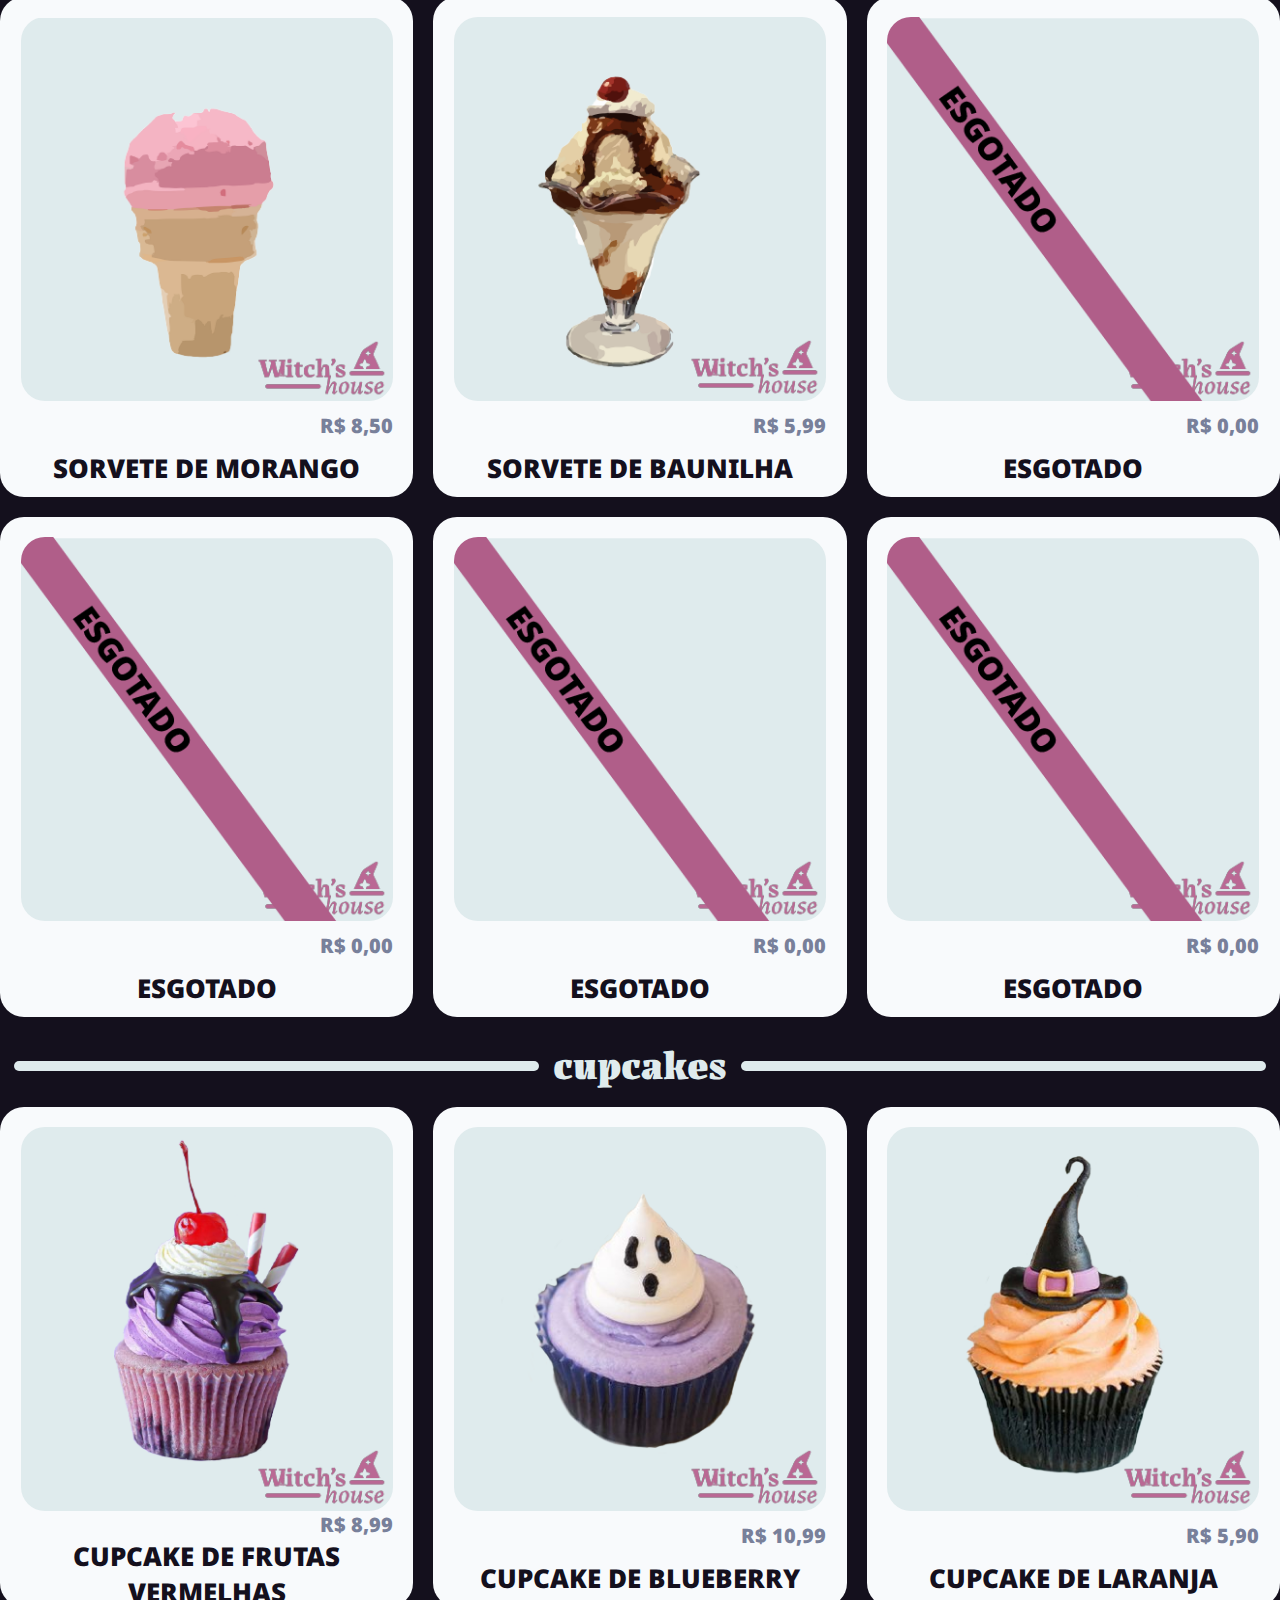
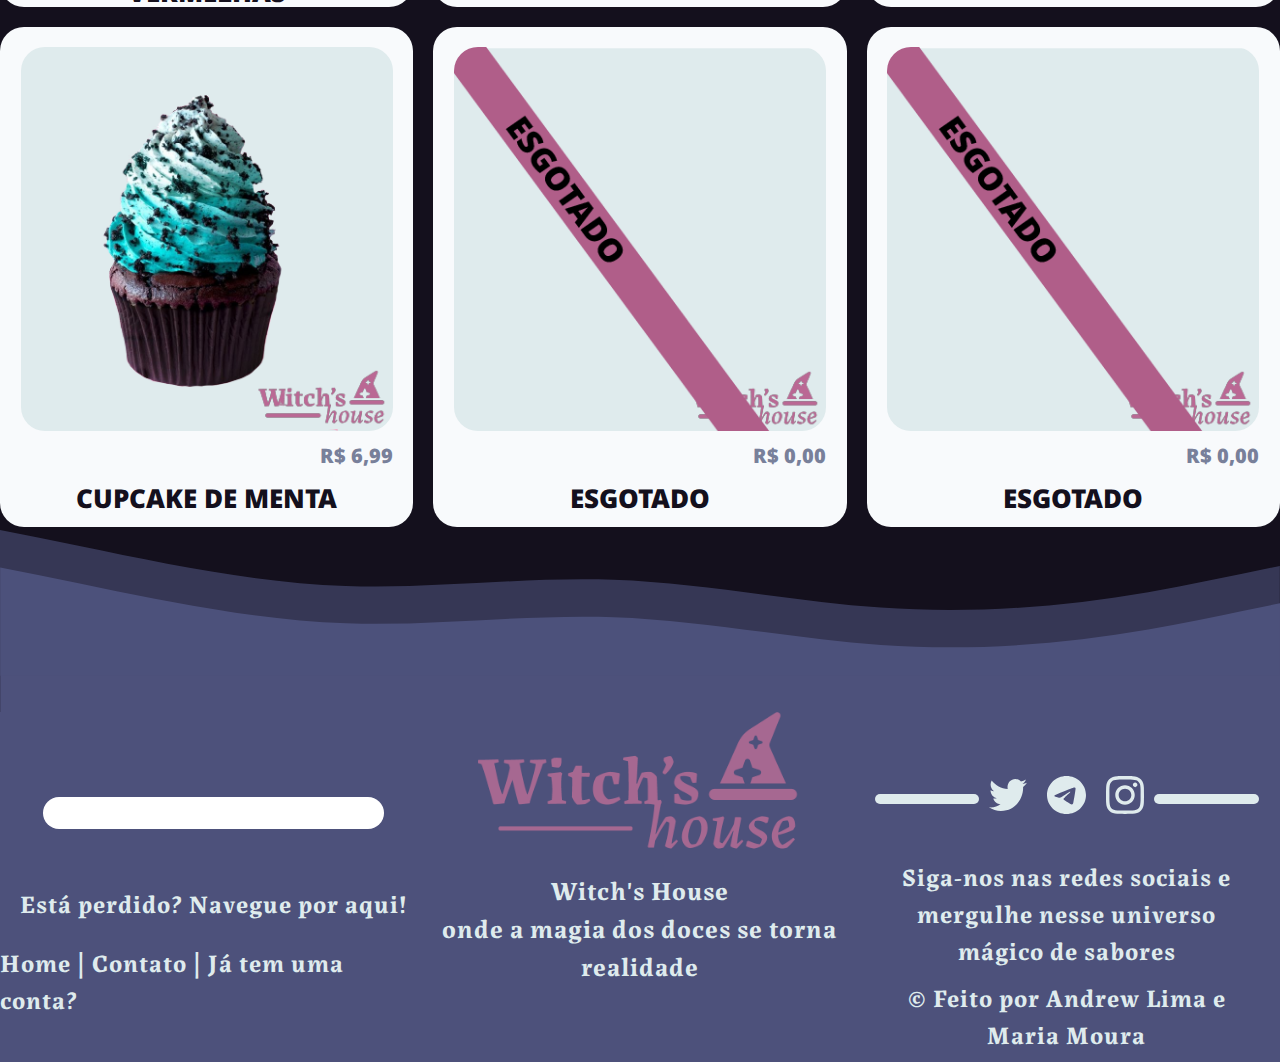
<file: paginas/loja.html>
<!DOCTYPE html>
<html lang="pt-br">
<head>
    <meta charset="UTF-8">
    <meta http-equiv="X-UA-Compatible" content="IE=edge">
    <meta name="viewport" content="width=device-width, initial-scale=1.0">
    <link rel="stylesheet" href="../estilos/loja.css">
    <title>Loja - Witch's House</title>
</head>
<body>
        <!-- PRONTO -->
        <header>
            <div id="fixo">
                <div id="logo">
                    <a href="index.html"><img src="../imagens/logo.png" alt="Witch's House"></a>
                </div>
                <div id="barra-pesquisa">
                    <input type="search" name="busca" id="busca">
                </div>
                <div id="right">
                    <div id="usuario">
                        <a href="entrar.html"><img id="img-conta" src="../imagens/Loja/Ativo 18.svg" alt="conta"></a>
                    </div>
                    <div id="carrinho">
                        <img id="carrinho" src="../imagens/Loja/Ativo 10.svg" alt="carrinho">
                    </div>
                    <div id="menu">
                        <img id="menu" src="../imagens/Loja/Ativo 11.svg" alt="menu">
                    </div>
                </div>
            </div>
        </header>
        <main>
            <div id="filtro">
                <div class="ancora">
                    <a href="#a1">
                        <h1>biscoitos</h1>
                    </a>
                </div>
                <div class="ancora">                    
                    <a href="#a2">
                        <h1>sorvete</h1>
                    </a>
                </div>
                <div class="ancora">                    
                    <a href="#a3">
                        <h1>cupcakes</h1>
                    </a>
                </div>
            </div>
            <div id="promocao">
                <div id="left-promo">
                    <img id="intro-witch" src="../imagens/Loja/Ativo 17.svg" alt="Bruxa">
                </div>

                <div id="right-promo">
                    <p id="frase-intro">Bem-vindo à Witch's House, o destino mágico para os amantes de doces e guloseimas!
                    Nossa encantadora loja é um refúgio místico onde todos os seus desejos açucarados se tornam realidade. </p>
                </div>
                
            </div>
            <div id="produtos">
                <div class="titulo">
                    <div class="linha"></div>
                    <p id="a1" class="text-ancora">biscoitos</p>
                    <div class="linha"></div>
                </div>
                <div class="produtos-grid">
                    <div class="produto">
                        <div class="imagem"><img src="../imagens/Loja/produtos/Prancheta 7.png" alt="biscoito"></div>
                        <div class="content">
                            <p class="preco-produto">R$ 5,99</p>
                            <p class="nome-produto">biscoito de avelã</p>
                        </div>
                    </div>
                    <div class="produto">
                        <div class="imagem"><img src="../imagens/Loja/produtos/bisc.png" alt="biscoito"></div>
                        <div class="content">
                            <p class="preco-produto">R$ 4,99</p>
                            <p class="nome-produto">biscoito de oreo</p>
                        </div>
                    </div>
                    <div class="produto">
                        <div class="imagem">
                            <img src="../imagens/Loja/produtos/Prancheta 10.png" alt="biscoito">
                        </div>
                        <div class="content">                            
                            <p class="preco-produto">R$ 6,99</p>
                            <p class="nome-produto">Biscoito de amêndoas</p>
                        </div>
                    </div>
                    <div class="produto">
                        <div class="imagem"> 
                            <img src="../imagens/Loja/produtos/Prancheta 11.png" alt="biscoito">
                        </div>
                        <div class="content">                            
                            <p class="preco-produto">R$ 3,50</p>
                            <p class="nome-produto">biscoito de morango</p>
                        </div>
                    </div>
                    <div class="produto">
                        <div class="imagem">
                            <img src="../imagens/Loja/produtos/Prancheta 12.png" alt="biscoito">
                        </div>
                        <div class="content">
                            <p class="preco-produto">R$ 4,00</p>                            
                            <p class="nome-produto">biscoitos sortidos</p>
                        </div>
                    </div>
                    <div class="produto">
                        <div class="imagem"><img src="../imagens/Loja/produtos/bisc2.png" alt="biscoito"></div>
                        <div class="content">
                            <p class="preco-produto">R$ 3,99</p>
                            <p class="nome-produto">Biscoito de Chocolate</p>
                        </div>
                    </div>
                </div>
                <div class="titulo">
                    <div class="linha"></div>
                    <p id="a2" class="text-ancora">sorverte</p>
                    <div class="linha"></div>
                </div>
                <div class="produtos-grid">
                    <div class="produto">
                        <div class="imagem"><img src="../imagens/Loja/produtos/s1.png" alt="sorvete"></div>
                        <div class="content">
                            <p class="preco-produto">R$ 8,50</p>
                            <p class="nome-produto">Sorvete de morango</p>
                        </div>
                    </div>
                    <div class="produto">
                        <div class="imagem"><img src="../imagens/Loja/produtos/sorvete.png" alt="sorvete"></div>
                        <div class="content">
                            <p class="preco-produto">R$ 5,99</p>
                            <p class="nome-produto">Sorvete de Baunilha</p>
                        </div>
                    </div>
                    <div class="produto">
                        <div class="imagem"><img src="../imagens/Loja/produtos/s.png" alt=""></div>
                        <div class="content">
                            <p class="preco-produto">R$ 0,00</p>
                            <p class="nome-produto">Esgotado</p>
                        </div>
                    </div>
                    <div class="produto">
                        <div class="imagem"><img src="../imagens/Loja/produtos/s.png" alt=""></div>
                        <div class="content">
                            <p class="preco-produto">R$ 0,00</p>
                            <p class="nome-produto">Esgotado</p>
                        </div>
                    </div>
                    <div class="produto">
                        <div class="imagem"><img src="../imagens/Loja/produtos/s.png" alt=""></div>
                        <div class="content">
                            <p class="preco-produto">R$ 0,00</p>
                            <p class="nome-produto">Esgotado</p>
                        </div>
                    </div>
                    <div class="produto">
                        <div class="imagem"><img src="../imagens/Loja/produtos/s.png" alt=""></div>
                        <div class="content">
                            <p class="preco-produto">R$ 0,00</p>
                            <p class="nome-produto">Esgotado</p>
                        </div>
                    </div>
                </div>
                <div class="titulo">
                    <div class="linha"></div>
                    <p id="a3" class="text-ancora">cupcakes</p>
                    <div class="linha"></div>
                </div>
                <div class="produtos-grid">
                    <div class="produto">
                        <div class="imagem"><img src="../imagens/Loja/produtos/Prancheta 1.png" alt="cupcake"></div>
                        <div class="content">
                            <p class="preco-produto">R$ 8,99</p>
                            <p class="nome-produto">cupcake de frutas vermelhas</p>
                        </div>
                    </div>
                    <div class="produto">
                        <div class="imagem"><img src="../imagens/Loja/produtos/Prancheta 2.png" alt="cupcake"></div>
                        <div class="content">
                            <p class="preco-produto">R$ 10,99</p>
                            <p class="nome-produto">cupcake de blueberry</p>
                        </div>
                    </div>
                    <div class="produto">
                        <div class="imagem"><img src="../imagens/Loja/produtos/Prancheta 4.png" alt="cupcake"></div>
                        <div class="content">
                            <p class="preco-produto">R$ 5,90</p>
                            <p class="nome-produto">cupcake de laranja</p>
                        </div>
                    </div>
                    <div class="produto">
                        <div class="imagem"><img src="../imagens/Loja/produtos/Prancheta 6.png" alt="cupcake"></div>
                        <div class="content">
                            <p class="preco-produto">R$ 6,99</p>
                            <p class="nome-produto">cupcake de menta</p>
                        </div>
                    </div>
                    <div class="produto">
                        <div class="imagem"><img src="../imagens/Loja/produtos/s.png" alt=""></div>
                        <div class="content">
                            <p class="preco-produto">R$ 0,00</p>
                            <p class="nome-produto">Esgotado</p>
                        </div>
                    </div>
                    <div class="produto">
                        <div class="imagem"><img src="../imagens/Loja/produtos/s.png" alt=""></div>
                        <div class="content">
                            <p class="preco-produto">R$ 0,00</p>
                            <p class="nome-produto">Esgotado</p>
                        </div>
                    </div>
                </div>
            </div>
        </main>

        <footer>
                <div id="waves"><img src="../imagens/footer/SVG/SVG/SVG/Ativo 33.svg" alt="wave"></div>
                <div id="barra-busca">
                    <input type="search" name="pesquisa" id="pesquisa">
                    <div id="txt">
                        <p>Está perdido? Navegue por aqui!</p>
                        <p><a href="index.html">Home</a> | <a href="contato.html">Contato</a> | <a href="entrar.html">Já tem uma conta?</a> </p>
                    </div>
                </div>
                <div id="logo-2">
                    <img src="../imagens/footer/Ativo 43-8.png" alt="">
                    <p>Witch's House</p><p>onde a magia dos doces se torna realidade</p>
                </div>
                <div id="redes-sociais">
                    <div id="imagens">
                        <div class="linha"></div>
                        <img src="../imagens/footer/redes sociais/SVG/Ativo 35.svg" alt="Twitter">
                        <img src="../imagens/footer/redes sociais/SVG/Ativo 36.svg" alt="Telegram">
                        <img src="../imagens/footer/redes sociais/SVG/Ativo 37.svg" alt="Instagram">
                        <div class="linha"></div>
                    </div>
                    <div id="texto">
                        <p>Siga-nos nas redes sociais e mergulhe nesse universo mágico de sabores</p>
                        <p>© Feito por Andrew Lima e Maria Moura</p>
                    </div>
                </div>
        </footer>
</body>
</html>
</file>
<file: estilos/style.css>
@import url("https://fonts.googleapis.com/css2?family=Labrada:wght@400;500;700;900&family=Noto+Sans&display=swap");

:root {
  --cor0: #995f84;
  --cor1: #5a969d;
  --cor2: #f4eef2;
  --cor3: #14101d;
}

* {
  margin: 0;
  padding: 0;
  box-sizing: border-box;
}

html {
  font-size: 62.5%;
}

body {
  font-size: 1.6rem;
  background-color: var(--cor3);
  color: var(--cor2);
  height: 100%;
  width: 100%;
}

/*MENU*/
.logo {
  width: 18%;
  padding-top: 15px;
  padding-left: 28px;
}

body header .logoMobile {
  display: none;
}

body header #menu {
  display: none;
}

header {
  display: flex;
  flex-direction: row;
  justify-content: space-between;
  align-items: center;
}

li {
  display: inline-block;
  margin: 20px;
  font-family: "Labrada", serif;
  font-weight: 600;
  font-size: 2.3rem;
  margin-left: 56px;
  margin-right: 32px;
}

a {
  color: var(--cor1);
  text-decoration: none;
}

a:hover {
  color: var(--cor0);
}

body main {
  width: 100%;
  height: 100%;
  display: flex;
  align-items: center;
  justify-content: center;
  flex-direction: row;
  justify-content: space-between;
  margin-top: 0px;
}

#perfil,
menu {
  display: none;
}

/*ESQUERDA*/

body main .left-div {
  margin-left: 5%;
  width: 50%;
  height: 100%;
  display: flex;
  flex-direction: column;
}

h1 {
  font-family: "Labrada", serif;
  font-weight: 800;
  font-size: 7.5rem;
  margin-top: 0px;
}

h2 {
  line-height: auto;
  font-family: "Labrada", serif;
  font-weight: bold;
  font-weight: 600;
  font-size: 3.5rem;
  margin-top: 1rem;
}

p {
  margin-top: 3%;
  font-size: 1.8rem;
  text-align: justify;
  line-height: 2.2rem;
  max-width: 700px;
  font-family: "Noto Sans", sans-serif;
}

body main .left-div a {
  margin-top: 15%;
  display: block;
  position: relative;
  width: 40%;
}

#hat {
  width: 40%;
  position: absolute;
  top: -180%;
  left: -1%;
}

.loja-btn {
  background-color: #995f84;
  color: #14101d;
  height: 6rem;
  width: 100%;
  border-radius: 30px;
  border: none;
  outline: none;
  font-size: 2.5rem;
  font-family: "Labrada", serif;
  font-style: black;
  font-weight: 600;
  cursor: pointer;
}

.loja-btn:hover {
  background: linear-gradient(273deg, #3d416f, var(--cor0));
  background-size: 400% 400%;

  -webkit-animation: AnimationName 4s ease infinite;
  -moz-animation: AnimationName 4s ease infinite;
  -o-animation: AnimationName 4s ease infinite;
  animation: AnimationName 4s ease infinite;
}

@-webkit-keyframes AnimationName {
  0% {
    background-position: 0% 47%;
  }
  50% {
    background-position: 100% 54%;
  }
  100% {
    background-position: 0% 47%;
  }
}
@-moz-keyframes AnimationName {
  0% {
    background-position: 0% 47%;
  }
  50% {
    background-position: 100% 54%;
  }
  100% {
    background-position: 0% 47%;
  }
}
@-o-keyframes AnimationName {
  0% {
    background-position: 0% 47%;
  }
  50% {
    background-position: 100% 54%;
  }
  100% {
    background-position: 0% 47%;
  }
}
@keyframes AnimationName {
  0% {
    background-position: 0% 47%;
  }
  50% {
    background-position: 100% 54%;
  }
  100% {
    background-position: 0% 47%;
  }
}

/*DIREITA*/

body main .right-div {
  margin-right: 5%;
  width: 40%;
  height: 100%;
  display: flex;
  align-items: center;
  justify-content: center;
  flex-direction: column;
  text-align: center;
}

body main .right-div .imagem {
  width: 100%;
}

body section {
  width: 100%;
  height: 100%;
  display: flex;
  align-items: center;
  justify-content: center;
  flex-direction: row;
  margin-top: 18px;
}

body section .left-div {
  text-align: center;
  width: 50%;
}

body > section > .right-div > #witch-mobile {
  display: none;
}

body section .left-div .imagem {
  width: 66%;
}

body section .right-div {
  margin-right: 5%;
  width: 40%;
  height: 100%;
  display: flex;
  align-items: center;
  justify-content: center;
  flex-direction: column;
  text-align: center;
}

body section .right-div h2 {
  text-transform: uppercase;
  font-size: 3rem;
  margin-bottom: 3rem;
}

body section .right-div p {
  text-transform: uppercase;
  text-align: center;
  font-size: 1.8rem;
  line-height: 2.5rem;
}

body section .right-div #tabela {
  width: 100%;
  display: flex;
  align-items: center;
  justify-content: center;
  margin-top: 2rem;
}

body section .right-div table {
  width: 60%;
  border-collapse: collapse;
  border: solid;
  border-width: 2px;
  padding: 1rem;
}

body section .right-div table td {
  width: 60%;
  border-collapse: collapse;
  border: solid;
  border-width: 2px;
  padding: 1rem;
}

body section .right-div table td p.titulo {
  font-size: 2.2rem;
  font-family: "Labrada", serif;
  font-weight: 700;
  letter-spacing: 1px;
}

body section .right-div table td p.numero {
  font-size: 2.2rem;
  font-family: "Noto sans", serif;
  font-weight: 900;
  letter-spacing: 1px;
}

/*footer*/

footer {
  margin-top: 1%;
  background-color: rgb(77, 81, 123);
  width: 100%;
  display: grid;
  grid-template-columns: 1fr 1fr 1fr;
  grid-template-rows: 0fr 0fr;
}

footer div#waves {
  margin-top: -1rem;
  background-color: #14101d;
  grid-column: 1/4;
  grid-row: 1/2;
  width: 100%;
}

footer div#barra-busca {
  padding-top: 20%;
  margin-top: -0.6rem;
  width: 100%;
  grid-column: 1/2;
  grid-row: 2/3;
  display: flex;
  flex-direction: column;
  align-items: center;
  background-color: rgb(77, 81, 123);
}

footer div#barra-busca input {
  width: 80%;
  height: 12%;
  border-radius: 20px;
  outline: none;
  border: none;
  padding-left: 20px;
  font-size: 3rem;
}

div#barra-busca > div#txt {
  margin-top: 8%;
  display: flex;
  flex-direction: column;
  align-items: center;
  justify-content: center;
}

div#barra-busca > div#txt > p {
  margin-top: 5%;
  color: #dfebed;
  font-family: "Labrada", Sans-Serif;
  font-weight: 700;
  font-size: 2.5rem;
  letter-spacing: 1px;
}

div#barra-busca > div#txt > div#uma-linha
{
  margin-top: 0%;
  display: flex;
  flex-direction: column;
  align-items: center;
  justify-content: center;
}

div#barra-busca > div#txt > div#duas-linhas 
{
  display: none;
}

div#barra-busca > div#txt > div#uma-linha > p
{
  margin-top: 5%;
  color: #dfebed;
  font-family: "Labrada", Sans-Serif;
  font-weight: 700;
  font-size: 2.5rem;
  letter-spacing: 1px;
}

  div#barra-busca > div#txt > div#lista-vertical{
    display: none;
  }

  div#barra-busca > div#txt > div#lista-horizontal
  {
    margin-top: 5%;
    display: flex;
    flex-direction: row;
    align-items: center;
    justify-content: space-between;
    width: 100%;
  }

  div#barra-busca > div#txt > div#lista-horizontal > a {
    color: #dfebed;
    text-decoration: none;
    font-family: "Labrada", Sans-Serif;
    font-weight: 700;
    font-size: 1.4em;
    letter-spacing: 1px;
  }


div#barra-busca > div#txt > p > a {
  color: #dfebed;
  text-decoration: none;
  font-family: "Labrada", Sans-Serif;
  font-weight: 700;
  font-size: 2.5rem;
  letter-spacing: 1px;
}

footer div#logo-2 {
  margin-top: -0.6rem;
  width: 100%;
  grid-column: 2/3;
  grid-row: 2/4;
  display: flex;
  flex-direction: column;
  align-items: center;
  background-color: rgb(77, 81, 123);
  padding-bottom: 70%;
}

div#logo-2 > p {
  color: #dfebed;
  font-family: "Labrada", Sans-Serif;
  font-weight: 700;
  font-size: 2.6rem;
  letter-spacing: 1px;
  text-align: center;
}

div#logo-2 img {
  position: relative;
  left: 12%;
  width: 100%;
}

footer div#redes-sociais {
  display: flex;
  flex-direction: column;
  align-items: center;
  justify-content: start;
  background-color: rgb(77, 81, 123);
}

footer div#redes-sociais div#imagens {
  margin-top: -0.6rem;
  width: 100%;
  grid-column: 3/4;
  grid-row: 2/3;
  display: flex;
  justify-content: center;
  align-items: center;
  flex-direction: row;
  background-color: rgb(77, 81, 123);
  padding-top: 15%;
  padding-bottom: 10%;
  padding-right: 5%;
  padding-left: 5%;
}

footer div#redes-sociais img {
  width: 10%;
  margin: 0 1rem;
}

footer div#redes-sociais div#texto {
  display: flex;
  flex-direction: column;
  align-items: center;
}

footer div#redes-sociais div#texto > p {
  color: #dfebed;
  text-align: center;
  font-family: "Labrada", Sans-Serif;
  font-weight: 700;
  font-size: 2.5rem;
  letter-spacing: 1px;
  margin-bottom: 1rem;
  max-width: 80%;
}

.linha {
  margin-top: 8px;
  border-radius: 20px;
  background-color: #dfebed;
  height: 10px;
  width: 41%;
}

/*Celular na Vertical*/

@media screen and (max-width: 425px) {
  header {
    display: flex;
    flex-direction: row;
    align-items: center;
    background-color: #3d416f;
  }

  header > ul {
    height: 80px;
  }

  header > ul > a {
    display: none;
  }

  body header #menu {
    display: block;
    width: 14%;
    margin-bottom: -0.57em;
    margin-left: 5%;
  }

  body header #perfil {
    display: block;
    width: 16%;
  }

  body header .logo {
    display: none;
  }

  body header .logoMobile {
    display: block;
    width: 50%;
    padding-top: 2%;
    margin-left: 10%;
  }

  menu {
    display: none;
    width: 100%;
    flex-direction: column;
    align-items: center;
    justify-content: center;
    background-color: #3d416f;
  }

  menu > a {
    margin-top: 20px;
    margin-bottom: 20px;
    margin-left: 0px;
    margin-right: 0px;
    font-family: "Labrada", serif;
    font-weight: 600;
    font-size: 2.3rem;
  }

  body > main > div.left-div {
    display: flex;
    flex-direction: column;
    width: 100%;
    text-align: center;
    justify-items: center;
    padding-left: 5%;
    padding-right: 5%;
    margin: 0;
  }

  body > main > div.left-div > h1 {
    margin-top: 5%;
    font-size: 2.5em;
  }

  body > main > div.left-div > h2 {
    font-size: 1.5em;
  }

  body > main > div.left-div > p {
    font-size: 1em;
  }

  body > main > div.left-div > #link {
    margin-top: 5%;
    width: 100%;
    display: flex;
    flex-direction: column;
    text-align: center;
    justify-content: center;
    justify-items: center;
  }

  body > main > div.left-div > #link > a {
    width: 100%;
  }

  body > main > div.left-div > #link > a > #hat {
    position: absolute;
    top: -100%;
    left: 0;
    width: 20%;
  }

  body > main > div.left-div > #link > a > button {
    width: 100%;
  }

  body > main > div.right-div {
    display: none;
  }

  body > section {
    display: flex;
    flex-direction: column;
    width: 100%;
  }

  body > section > div.left-div {
    display: none;
  }

  body > section > div.right-div {
    margin: 0%;
    margin-top: 5%;
    padding-left: 5%;
    padding-right: 5%;
    width: 100%;
  }

  body > section > .right-div > #witch-mobile {
    display: block;
    width: 66%;
    margin-top: -10%;
  }

  body > section > div.right-div > h2 {
    font-size: 1.5em;
  }

  body > section > div.right-div > p {
    font-size: 1em;
    text-align: justify;
  }

  body section .right-div #tabela {
    width: 100%;
    display: flex;
    align-items: center;
    justify-content: center;
    margin-top: 2rem;
  }

  body section .right-div table {
    width: 60%;
    border-collapse: collapse;
    border: solid;
    border-width: 2px;
    padding: 1rem;
  }

  body section .right-div table td {
    width: 60%;
    border-collapse: collapse;
    border: solid;
    border-width: 2px;
    padding: 1rem;
  }

  body section .right-div table td p.titulo {
    font-size: 2.2rem;
    font-family: "Labrada", serif;
    font-weight: 700;
    letter-spacing: 1px;
  }

  body section .right-div table td p.numero {
    font-size: 2.2rem;
    font-family: "Noto sans", serif;
    font-weight: 900;
    letter-spacing: 1px;
  }

  /*footer*/

  footer {
    margin-top: 9%;
    background-color: rgb(77, 81, 123);
    width: 100%;
    display: flex;
    flex-direction: column;
    align-items: center;
    justify-content: center;
  }

  footer div#waves {
    margin-top: -1;
    background-color: #14101d;
    width: 100%;
  }

  footer div#barra-busca {
    padding-top: 8%;
    margin-top: -0.6rem;
    width: 100%;
    display: flex;
    flex-direction: column;
    align-items: center;
    background-color: rgb(77, 81, 123);
  }

  footer div#barra-busca input {
    width: 80%;
    height: 12%;
    border-radius: 20px;
    outline: none;
    border: none;
    padding-left: 20px;
    font-size: 3rem;
  }

  div#barra-busca > div#txt {
    margin-top: 8%;
    display: flex;
    flex-direction: column;
    align-items: center;
    justify-content: center;
  }

div#barra-busca > div#txt > div#uma-linha
{
  margin-top: 0%;
  display: flex;
  flex-direction: column;
  align-items: center;
  justify-content: center;
}

div#barra-busca > div#txt > div#duas-linhas 
{
  display: none;
}

div#barra-busca > div#txt > div#uma-linha > p
{
  margin-top: 5%;
  color: #dfebed;
  font-family: "Labrada", Sans-Serif;
  font-weight: 700;
  font-size: 2.5rem;
  letter-spacing: 1px;
}

  div#barra-busca > div#txt > div#lista-vertical{
    display: none;
  }

  div#barra-busca > div#txt > div#lista-horizontal
  {
    margin-top: 5%;
    display: flex;
    flex-direction: row;
    align-items: center;
    justify-content: space-between;
    width: 100%;
  }

  div#barra-busca > div#txt > div#lista-horizontal > a {
    color: #dfebed;
    text-decoration: none;
    font-family: "Labrada", Sans-Serif;
    font-weight: 700;
    font-size: 2rem;
    letter-spacing: 1px;
  }

  footer div#logo-2 {
    margin-top: 5%;
    width: 100%;
    display: flex;
    flex-direction: column;
    align-items: center;
    background-color: rgb(77, 81, 123);
    padding-bottom: 0%;
  }

  div#logo-2 > p {
    padding-left: 2%;
    padding-right: 2%;
    color: #dfebed;
    font-family: "Labrada", Sans-Serif;
    font-weight: 700;
    font-size: 1.6em;
    letter-spacing: 1px;
    text-align: center;
  }

  div#logo-2 > p#redundante {
    display: none;
  }

  div#logo-2 img {
    position: static;
    margin-left: 19%;
    width: 75%;
  }

  footer div#redes-sociais {
    display: flex;
    flex-direction: column;
    align-items: center;
    justify-content: start;
    background-color: rgb(77, 81, 123);
  }

  footer div#redes-sociais div#imagens {
    margin-top: 0rem;
    width: 100%;
    display: flex;
    justify-content: center;
    align-items: center;
    flex-direction: row;
    background-color: rgb(77, 81, 123);
    padding-top: 8%;
    padding-bottom: 4%;
    padding-right: 5%;
    padding-left: 5%;
  }

  footer div#redes-sociais img {
    width: 10%;
    margin: 0 1rem;
  }

  footer div#redes-sociais div#texto {
    display: flex;
    flex-direction: column;
    align-items: center;
    margin-bottom: 4%;
  }

  footer div#redes-sociais div#texto > p {
    color: #dfebed;
    text-align: center;
    font-family: "Labrada", Sans-Serif;
    font-weight: 700;
    font-size: 2.5rem;
    letter-spacing: 1px;
    margin-bottom: 1rem;
    max-width: 98%;
  }

  .linha {
    margin-top: 8px;
    border-radius: 20px;
    background-color: #dfebed;
    height: 10px;
    width: 41%;
  }
}

/*Celular na Horizontal*/
@media screen and (min-width: 426px) and (max-width: 765px)
{

/*MENU*/
.logo {
  width: 30%;
  padding-top: 15px;
  padding-left: 28px;
}

body header .logoMobile {
  display: none;
}

body header #menu {
  display: none;
}

header {
  display: flex;
  flex-direction: row;
  justify-content: start;
  align-items: center;
}

li {
  display: inline-block;
  margin: 20px;
  font-family: "Labrada", serif;
  font-weight: 600;
  font-size: 1.5em;
  margin-left: 0px;
  margin-right: 43px;
}

/* Main */

body > main > div.left-div {
  display: flex;
  flex-direction: column;
  width: 100%;
  text-align: center;
  justify-items: center;
  padding-left: 5%;
  padding-right: 5%;
  margin: 0;
}

body > main > div.left-div > h1 {
  margin-top: 5%;
  font-size: 2.5em;
}

body > main > div.left-div > h2 {
  font-size: 1.5em;
}

body > main > div.left-div > p {
  font-size: 1em;
}

body > main > div.left-div > #link {
  margin-top: 0%;
  width: 100%;
  display: flex;
  flex-direction: column;
  text-align: center;
  justify-content: center;
  justify-items: center;
}

body > main > div.left-div > #link > a {
  margin-top: 10.5%;
  width: 100%;
}

body > main > div.left-div > #link > a > #hat {
  position: absolute;
  top: -100%;
  left: 0;
  width: 11%;
}

body > main > div.left-div > #link > a > button {
  width: 100%;
}

body > main > div.right-div {
  display: none;
}

body > section {
  display: flex;
  flex-direction: column;
  width: 100%;
}

body > section > div.left-div {
  display: none;
}

body > section > div.right-div {
  margin: 0%;
  margin-top: 5%;
  padding-left: 5%;
  padding-right: 5%;
  width: 100%;
}

body > section > .right-div > #witch-mobile {
  display: block;
  width: 66%;
  margin-top: -10%;
}

body > section > div.right-div > h2 {
  font-size: 1.5em;
}

body > section > div.right-div > p {
  font-size: 1em;
  text-align: justify;
}

body section .right-div #tabela {
  width: 100%;
  display: flex;
  align-items: center;
  justify-content: center;
  margin-top: 2rem;
}

body section .right-div table {
  width: 60%;
  border-collapse: collapse;
  border: solid;
  border-width: 2px;
  padding: 1rem;
}

body section .right-div table td {
  width: 60%;
  border-collapse: collapse;
  border: solid;
  border-width: 2px;
  padding: 1rem;
}

body section .right-div table td p.titulo {
  font-size: 2.2rem;
  font-family: "Labrada", serif;
  font-weight: 700;
  letter-spacing: 1px;
}

body section .right-div table td p.numero {
  font-size: 2.2rem;
  font-family: "Noto sans", serif;
  font-weight: 900;
  letter-spacing: 1px;
}

/*footer*/

footer {
  margin-top: 1%;
  background-color: rgb(77, 81, 123);
  width: 100%;
  display: grid;
  grid-template-columns: 1fr 1fr 1fr;
  grid-template-rows: 0fr 0fr;
}

footer div#waves {
  margin-top: 0;
  background-color: #14101d;
  grid-column: 1/4;
  grid-row: 1/2;
  width: 100%;
}

footer div#barra-busca {
  padding-top: 0%;
  margin-top: -0.6rem;
  width: 100%;
  grid-column: 1/2;
  grid-row: 2/3;
  display: flex;
  flex-direction: column;
  align-items: center;
  background-color: rgb(77, 81, 123);
}

footer div#barra-busca input {
  width: 90%;
  height: 12%;
  border-radius: 20px;
  outline: none;
  border: none;
  padding-left: 20px;
  font-size: 3rem;
}

div#barra-busca > div#txt {
  margin-top: 8%;
  display: flex;
  flex-direction: column;
  align-items: center;
  justify-content: center;
}

div#barra-busca > div#txt > div#uma-linha
{
  display: none;
}

div#barra-busca > div#txt > div#duas-linhas 
{
  margin-top: 0%;
  display: flex;
  flex-direction: column;
  align-items: center;
  justify-content: center;
}

div#barra-busca > div#txt > div#duas-linhas > p
{
  color: #dfebed;
  font-weight: 700;
  font-size: 1.3em;
  letter-spacing: 0.6px;
  font-family: "Labrada", Sans-Serif;
}

div#barra-busca > div#txt > div#lista-horizontal{
  display: none;
}

div#barra-busca > div#txt > div#lista-vertical{
  margin-top: 2%;
  display: flex;
  flex-direction: column;
  align-items: center;
  justify-content: center;
  width: 100%;
}

div#barra-busca > div#txt > div#lista-vertical > a {
  color: #dfebed;
  text-decoration: none;
  font-family: "Labrada", Sans-Serif;
  font-weight: 700;
  font-size: 1.3em;
  letter-spacing: 1px;
  margin: 3px;
}

footer div#logo-2 {
  margin-top: -0.6rem;
  width: 100%;
  grid-column: 2/3;
  grid-row: 2/4;
  display: flex;
  flex-direction: column;
  align-items: center;
  background-color: rgb(77, 81, 123);
  padding-bottom: 70%;
}

div#logo-2 > p {
  color: #dfebed;
  font-family: "Labrada", Sans-Serif;
  font-weight: 700;
  font-size: 1.3em;
  letter-spacing: 1px;
  text-align: center;
}

div#logo-2 img {
  position: relative;
  left: 10%;
  width: 100%;
}

footer div#redes-sociais {
  display: flex;
  flex-direction: column;
  align-items: center;
  justify-content: start;
  background-color: rgb(77, 81, 123);
}

footer div#redes-sociais div#imagens {
  margin-top: -0.6rem;
  width: 100%;
  grid-column: 3/4;
  grid-row: 2/3;
  display: flex;
  justify-content: center;
  align-items: center;
  flex-direction: row;
  background-color: rgb(77, 81, 123);
  padding-top: 0%;
  padding-bottom: 10%;
  padding-right: 5%;
  padding-left: 5%;
}

footer div#redes-sociais img {
  width: 10%;
  margin: 0 1rem;
}

footer div#redes-sociais div#texto {
  display: flex;
  flex-direction: column;
  align-items: center;
}

footer div#redes-sociais div#texto > p {
  color: #dfebed;
  text-align: center;
  font-family: "Labrada", Sans-Serif;
  font-weight: 700;
  font-size: 1.2em;
  letter-spacing: 1px;
  margin-bottom: 1rem;
  max-width: 80%;
}

.linha {
  margin-top: 8px;
  border-radius: 20px;
  background-color: #dfebed;
  height: 10px;
  width: 41%;
}
}

@media screen and (min-width: 766px) and (max-width: 850px) {

/*MENU*/
.logo {
  width: 30%;
  padding-top: 15px;
  padding-left: 28px;
}

body header .logoMobile {
  display: none;
}

body header #menu {
  display: none;
}

header {
  display: flex;
  flex-direction: row;
  justify-content: start;
  align-items: center;
}

li {
  display: inline-block;
  margin: 20px;
  font-family: "Labrada", serif;
  font-weight: 600;
  font-size: 1.5em;
  margin-left: 28px;
  margin-right: 28px;
}

/* Main */

body > main > div.left-div {
  display: flex;
  flex-direction: column;
  width: 100%;
  text-align: center;
  justify-items: center;
  padding-left: 5%;
  padding-right: 5%;
  margin: 0;
}

body > main > div.left-div > h1 {
  margin-top: 5%;
  font-size: 2.5em;
}

body > main > div.left-div > h2 {
  font-size: 1.5em;
}

body > main > div.left-div > p {
  font-size: 1.1em;
  padding-left: 8%;
}

body > main > div.left-div > #link {
  margin-top: 0%;
  width: 100%;
  display: flex;
  flex-direction: column;
  text-align: center;
  justify-content: center;
  justify-items: center;
}

body > main > div.left-div > #link > a {
  margin-top: 10.5%;
  width: 100%;
}

body > main > div.left-div > #link > a > #hat {
  position: absolute;
  top: -128%;
  left: 0;
  width: 12%;
}

body > main > div.left-div > #link > a > button {
  width: 100%;
}

body > main > div.right-div {
  display: none;
}

body > section {
  display: flex;
  flex-direction: column;
  width: 100%;
}

body > section > div.left-div {
  display: none;
}

body > section > div.right-div {
  margin: 0%;
  margin-top: 5%;
  padding-left: 5%;
  padding-right: 5%;
  width: 100%;
}

body > section > .right-div > #witch-mobile {
  display: block;
  width: 66%;
  margin-top: -10%;
}

body > section > div.right-div > h2 {
  font-size: 1.5em;
}

body > section > div.right-div > p {
  font-size: 1em;
  text-align: justify;
}

body section .right-div #tabela {
  width: 100%;
  display: flex;
  align-items: center;
  justify-content: center;
  margin-top: 2rem;
}

body section .right-div table {
  width: 60%;
  border-collapse: collapse;
  border: solid;
  border-width: 2px;
  padding: 1rem;
}

body section .right-div table td {
  width: 60%;
  border-collapse: collapse;
  border: solid;
  border-width: 2px;
  padding: 1rem;
}

body section .right-div table td p.titulo {
  font-size: 2.2rem;
  font-family: "Labrada", serif;
  font-weight: 700;
  letter-spacing: 1px;
}

body section .right-div table td p.numero {
  font-size: 2.2rem;
  font-family: "Noto sans", serif;
  font-weight: 900;
  letter-spacing: 1px;
}

/*footer*/

footer {
  margin-top: 1%;
  background-color: rgb(77, 81, 123);
  width: 100%;
  display: grid;
  grid-template-columns: 1fr 1fr 1fr;
  grid-template-rows: 0fr 0fr;
}

footer div#waves {
  margin-top: 0;
  background-color: #14101d;
  grid-column: 1/4;
  grid-row: 1/2;
  width: 100%;
}

footer div#barra-busca {
  padding-top: 0%;
  margin-top: -0.6rem;
  width: 100%;
  grid-column: 1/2;
  grid-row: 2/3;
  display: flex;
  flex-direction: column;
  align-items: center;
  background-color: rgb(77, 81, 123);
}

footer div#barra-busca input {
  width: 90%;
  height: 12%;
  border-radius: 20px;
  outline: none;
  border: none;
  padding-left: 20px;
  font-size: 3rem;
}

div#barra-busca > div#txt {
  margin-top: 8%;
  display: flex;
  flex-direction: column;
  align-items: center;
  justify-content: center;
}

div#barra-busca > div#txt > div#uma-linha
{
  display: none;
}

div#barra-busca > div#txt > div#duas-linhas 
{
  margin-top: 0%;
  display: flex;
  flex-direction: column;
  align-items: center;
  justify-content: center;
}

div#barra-busca > div#txt > div#duas-linhas > p
{
  color: #dfebed;
  font-weight: 700;
  font-size: 1.3em;
  letter-spacing: 0.6px;
  font-family: "Labrada", Sans-Serif;
}

div#barra-busca > div#txt > div#lista-horizontal{
  display: none;
}

div#barra-busca > div#txt > div#lista-vertical{
  margin-top: 2%;
  display: flex;
  flex-direction: column;
  align-items: center;
  justify-content: center;
  width: 100%;
}

div#barra-busca > div#txt > div#lista-vertical > a {
  color: #dfebed;
  text-decoration: none;
  font-family: "Labrada", Sans-Serif;
  font-weight: 700;
  font-size: 1.3em;
  letter-spacing: 1px;
  margin: 3px;
}

footer div#logo-2 {
  margin-top: -0.6rem;
  width: 100%;
  grid-column: 2/3;
  grid-row: 2/4;
  display: flex;
  flex-direction: column;
  align-items: center;
  background-color: rgb(77, 81, 123);
  padding-bottom: 70%;
}

div#logo-2 > p {
  color: #dfebed;
  font-family: "Labrada", Sans-Serif;
  font-weight: 700;
  font-size: 1.3em;
  letter-spacing: 1px;
  text-align: center;
}

div#logo-2 img {
  position: relative;
  left: 10%;
  width: 100%;
}

footer div#redes-sociais {
  display: flex;
  flex-direction: column;
  align-items: center;
  justify-content: start;
  background-color: rgb(77, 81, 123);
}

footer div#redes-sociais div#imagens {
  margin-top: -0.6rem;
  width: 100%;
  grid-column: 3/4;
  grid-row: 2/3;
  display: flex;
  justify-content: center;
  align-items: center;
  flex-direction: row;
  background-color: rgb(77, 81, 123);
  padding-top: 0%;
  padding-bottom: 10%;
  padding-right: 5%;
  padding-left: 5%;
}

footer div#redes-sociais img {
  width: 10%;
  margin: 0 1rem;
}

footer div#redes-sociais div#texto {
  display: flex;
  flex-direction: column;
  align-items: center;
}

footer div#redes-sociais div#texto > p {
  color: #dfebed;
  text-align: center;
  font-family: "Labrada", Sans-Serif;
  font-weight: 700;
  font-size: 1.2em;
  letter-spacing: 1px;
  margin-bottom: 1rem;
  max-width: 80%;
}

.linha {
  margin-top: 8px;
  border-radius: 20px;
  background-color: #dfebed;
  height: 10px;
  width: 41%;
}
}

@media print {
  * {
      background: transparent;
      color: #000;
      text-shadow: none; 
      filter: none;
     -ms-filter: none;
  }

  header{
    display: none;
  }

  body > main > div.left-div {
    display: flex;
    flex-direction: column;
    width: 100%;
    text-align: center;
    justify-items: center;
    padding-left: 5%;
    padding-right: 5%;
    margin: 0;
  }

  body > main > div.left-div > h1 {
    margin-top: 5%;
    font-size: 2.5em;
  }

  body > main > div.left-div > h2 {
    font-size: 1.5em;
  }

  body > main > div.left-div > p {
    font-size: 1em;
  }

  body > main > div.left-div > #link {
    display: none;
  }

  body > main > div.right-div{
    display: none;
  }

  body > section {
    display: flex;
    flex-direction: column;
    width: 100%;
  }

  body > section > div.left-div {
    display: none;
  }

  body > section > div.right-div {
    margin: 0%;
    margin-top: 5%;
    padding-left: 5%;
    padding-right: 5%;
    width: 100%;
  }

  body > section > div.right-div > h2 {
    font-size: 1.5em;
  }

  body > section > div.right-div > p {
    font-size: 1em;
    text-align: justify;
  }

  body section .right-div #tabela {
    width: 100%;
    display: flex;
    align-items: center;
    justify-content: center;
    margin-top: 5rem;
  }

  body section .right-div table {
    width: 60%;
    border-collapse: collapse;
    border: solid;
    border-width: 2px;
    padding: 1rem;
  }

  body section .right-div table td {
    width: 60%;
    border-collapse: collapse;
    border: solid;
    border-width: 2px;
    padding: 1rem;
  }

  body section .right-div table td p.titulo {
    font-size: 2.2rem;
    font-family: "Labrada", serif;
    font-weight: 700;
    letter-spacing: 1px;
  }

  body section .right-div table td p.numero {
    font-size: 2.2rem;
    font-family: "Noto sans", serif;
    font-weight: 900;
    letter-spacing: 1px;
  }

  footer{
    display: none;
  }
}
</file>
<file: estilos/cadastro.css>
@charset "UTF-8";
@import url('https://fonts.googleapis.com/css2?family=Labrada:wght@400;500;700;900&family=Noto+Sans&display=swap');
@import url('https://fonts.googleapis.com/css2?family=Noto+Sans:wght@800;900&display=swap');

:root{
    --cor0:#995f84;
    --cor1:#5a969d;
    --cor2:rgb(61, 65, 111);
    --cor3:#ebebebee;
    --cor4:rgb(68, 71, 90);
}


*
{
  margin: 0;
  padding: 0;
  box-sizing: border-box;
}

html
{
  font-size: 62.5%;
}

body
{
  height: 100vh;
  width: 100vw;
  font-size: 1.6rem;
  background-color: #14101d;
  color: var(--cor2);
  padding: 10px;
}

/*MENU*/
.logo{
  width: 100%;
}
  
header{
display: flex;
flex-direction: row;
justify-content: space-between;
align-items: center;
}
  
li{
  display: inline-block;
  margin: 20px;
  font-family: "Labrada",serif;
  font-weight: 600;
  font-size:2.3rem;
  margin-left: 56px;
  margin-right:32px;
}
        
a{
    margin-top: 15px;
    margin-left: 28px;
  color: var(--cor1);
  text-decoration:none; 
}

a:hover
{
  color: var(--cor0);
}

/*FRENTE*/ 

body div#container div#camada1
{
    position: absolute;
    width: 100%;
    height: 80%;
    z-index: 1;
    pointer-events: none;
}

body div#container div#camada1 img
{
    width: 10%;
    z-index: 1;
    pointer-events: none;
}

body div#container div#camada1 img#rip
{
    position: relative;
    top: 55.5%;
    left: 60%;
}

body div#container div#camada1 img#bat
{
    width: 15%;
    position: relative;
    top: 40%;
    left: 49%;
}

body div#container div#camada1 img#pedra
{
    width: 18%;
    position: relative;
    top: 56%;
    left: -1%;
}

body div#container div#camada1 img#nuvem-right-cima
{
    width: 13%;
    position: relative;
    top: -40%;
    left: 22%;
}

body div#container div#camada1 img#nuvem-right-baixo
{
    width: 12%;
    position: relative;
    top: -12%;
    left: 7%;
}

body div#container div#camada1 img#nuvem-left
{
    width: 12%;
    position: relative;
    top: -20%;
    left: -42%;
}

/*FUNDO*/

body div#container div#arvore
{
    position: absolute;
    width: 100%;
    height: 80%;
    z-index: -1;
    pointer-events: none;
}

body div#container div#arvore img#arvore-left
{
    position: relative;
    left: 0;
    width: 39.8%;
    pointer-events: none;

}

body div#container div#arvore img#arvore-right
{
    position: relative;
    right: -20%;
    width: 39.8%;
    pointer-events: none;
}



/* Centralização do formulário */
body div#container
{
  width: 99%;
  height: 88%;
  display: flex;
  flex-direction: column;
  justify-content: center;
  align-items: center;
}

body div#container main
{
    color: var(--cor3);
    background-color: var(--cor2);
    width: 50%;
    height: 80%;
    border-radius: 15px;
    display: flex;
    flex-direction: column;
    justify-content: center;
    align-items: center;
}

body div#container main form
{
    width: 100%;
    height: 90%;
    display: flex;
    flex-direction: column;
    justify-content: center;
    align-items: center;
}

body div#container main h1
{
    color: var(--cor3);
    font-size: 5.0rem;
    font-family: "Labrada", sans-serif;
    margin-top: 4%;
}

.rows{
    width: 90%;
    height: 14%;
    display: flex;
    flex-direction: row;
    align-items: center;
    padding: 0;
    justify-content: space-between;    
}

.posicionamento
{
    display: flex;
    flex-direction: column;
    position: relative;
    width: 100%;
    height: 100%;
}

#row6
{
    display: flex;
    flex-direction: column;
    justify-content: center;
    align-items: center;
    height: 150px;
}

input{
    font-family: "Noto Sans","Sans Serif";
    margin-top:20px;
    height: 70%;
    color: var(--cor4);
    font-weight: 900;
    font-size: 2.8rem;
    padding: 20px 5px 5px;
    background-color: rgb(219, 220, 229);
    border: none;
    border-radius:20px 20px 20px 20px;
    outline: none!important;
    opacity: 1;
    padding-left: 1rem;
}

label
{
    font-weight: 900;
    font-family: "Noto Sans","Sans Serif";
    color: black;
    font-size: 2.8rem;
    pointer-events: none;
    transition: 0.5s;
}

input.nome{
    width: 95%;
}

label.nome{
    position: relative;
    top: -55%;
    left: 5%;
}

input.nome:focus ~ label.nome,
input.nome:valid ~ label.nome {
    top: -65%;
    left: 3%;
  font-size: 1.6rem;
  color: var(--cor0);
}
            
input.sobrenome{
    width: 100%;
}

label.sobrenome
{
    position: relative;
    top: -50%;
    left: 5%;
}


input.sobrenome:focus ~ label.sobrenome,
input.sobrenome:valid ~ label.sobrenome {
    top: -65%;
    left: 3%;
  font-size: 1.6rem;
  color: var(--cor0);
}
            

input.email
{
    width: 100%;
}

label.email
{
    position: relative;
    top: -55%;
    left: 2%;
}

input.email:focus ~ label.email,
input.email:valid ~ label.email {
    top: -65%;
    left: 1%;
  font-size: 1.6rem;
  color: var(--cor0);
}

input.tel
{
    width: 100%
}

label.tel
{
    position: relative;
    top: -55%;
    left: 5%;
}

input.tel:focus ~ label.tel,
input.tel:valid ~ label.tel {
    top: -65%;
    left: 3%;
  font-size: 1.6rem;
  color: var(--cor0);
}

input.cpf
{
    margin-left: -15%;
    width: 115%;
}

label.cpf
{
    position: relative;
    top: -55%;
    left: -10%;
}

input.cpf:focus ~ label.cpf,
input.cpf:valid ~ label.cpf {
    top: -65%;
    left: -12%;
  font-size: 1.6rem;
  color: var(--cor0);
}

input.idade
{
    width: 55%;
}

label.idade
{
    position: relative;
    top: -55%;
    left: 5%;
}

input.idade:focus ~ label.idade,
input.idade:valid ~ label.idade {
    top: -65%;
    left: 2%;
  font-size: 1.6rem;
  color: var(--cor0);
}

input.cep
{
    margin-left:15%;
    width: 85%
}

label.cep
{
    position: relative;
    top: -55%;
    left: 20%;
}

input.cep:focus ~ label.cep,
input.cep:valid ~ label.cep {
    top: -65%;
    left: 18%;
  font-size: 1.6rem;
  color: var(--cor0);
}

input.senha{
    width: 60%;
}

label.senha{
    position: relative;
    top: -55%;
    left: 2%;
}

input.senha:focus ~ label.senha,
input.senha:valid ~ label.senha {
    top: -65%;
    left: 2%;
  font-size: 1.6rem;
  color: var(--cor0);
}

#botao{
    text-align: center;
    background-color: var(--cor1);
    color: var(--cor3);
    padding-bottom: 20px;
    height: 50%;
    width: 40%;
    border-radius: 20px;
    border: none;
    outline: none;
    font-size: 2.0rem;
    font-family: "Noto Sans",serif;
    font-style: black;
    font-weight: 800;
    letter-spacing: 1px;
    cursor: pointer;
}

input#botao:hover{
    background: linear-gradient(273deg, var(--cor1),var(--cor0) );
    background-size: 400% 400%;
  
    -webkit-animation: AnimationName 4s ease infinite;
    -moz-animation: AnimationName 4s ease infinite;
    -o-animation: AnimationName 4s ease infinite;
    animation: AnimationName 4s ease infinite;
  }
  
  @-webkit-keyframes AnimationName {
    0%{background-position:0% 47%}
    50%{background-position:100% 54%}
    100%{background-position:0% 47%}
  }
  @-moz-keyframes AnimationName {
    0%{background-position:0% 47%}
    50%{background-position:100% 54%}
    100%{background-position:0% 47%}
  }
  @-o-keyframes AnimationName {
    0%{background-position:0% 47%}
    50%{background-position:100% 54%}
    100%{background-position:0% 47%}
  }
  @keyframes AnimationName {
    0%{background-position:0% 47%}
    50%{background-position:100% 54%}
    100%{background-position:0% 47%}
  }
  
a#link
{
    font-family: "Labrada", sans-serif;
    font-size: 2.4rem;
    margin-top: 10px;
    padding: 0;
}


@media screen and (min-width: 1900px){
    
    .logo{ 
       width: 300px;
    }
  
    li
    {
    font-family: 'Labrada', sans-serif;
    display: inline-block;
    margin: 10px;
    font-weight: 600;
    font-size:28px;
    margin-left: 56px;
    margin-right:32px;
    }
  }
</file>
<file: estilos/contato.css>
@charset "UTF-8";
@import url('https://fonts.googleapis.com/css2?family=Labrada:wght@400;500;700;900&family=Noto+Sans&display=swap');
@import url('https://fonts.googleapis.com/css2?family=Noto+Sans:wght@800;900&display=swap');

:root{
  --cor0:#995f84;
  --cor1:#5a969d;
  --cor2:#f4eef2;
  --cor3: #14101d;
}


*
{
  margin: 0;
  padding: 0;
  box-sizing: border-box;
}

html
{
  font-size: 62.5%;
}

body
{
  font-size: 1.6rem;
  background-color: var(--cor3);
  color: var(--cor2);
  height: 100%;
  width: 100%;
}

/*MENU*/
.logo{
  width: 100%;
}
  
header{
display: flex;
flex-direction: row;
justify-content: space-between;
align-items: center;
}
  
li{
  display: inline-block;
  margin: 20px;
  font-family: "Labrada",serif;
  font-weight: 600;
  font-size:2.3rem;
  margin-left: 56px;
  margin-right:32px;
}
        
a{
    margin-top: 15px;
    margin-left: 28px;
  color: var(--cor1);
  text-decoration:none; 
}

a:hover
{
  color: var(--cor0);
}

body main{
  width: 100%;
  height: 100%;
  display: flex;
  align-items: center;
  justify-content: center;
  flex-direction: row;
  justify-content: space-between;
  margin-top: 0px;
}

/*ESQUERDA*/

.container
{
  width: 100%;
  height: 100%;
  display: flex;
  flex-direction: column;
  justify-content: center;
  align-items: center;
}

body main .container #second-row
{
  display: flex;
  flex-direction: column;
  justify-content: center;
  align-items: center;
  margin-top: 2rem;
}

body main .container #second-row input[type=email]
{
  margin-top:20px; 
  color: rgb(68, 71, 90);
  font-weight: 900;
  font-size: 2.8rem;
  padding: 20px 5px 5px;
  background-color: rgb(219, 220, 229);
  border: none;
  border-radius:20px 20px 20px 20px;
  outline: none!important;
  padding-left: 10px;
  width: 100%;
  height: 5rem;
  margin-top:20px; 
  color: rgb(68, 71, 90);
  font-weight: 900;
  font-size: 2.8rem;
  padding: 20px 5px 5px;
  background-color: rgb(219, 220, 229);
  border: none;
  border-radius:20px 20px 20px 20px;
  outline: none!important;
  padding-left: 10px;
  padding-bottom: 1rem;
}

label
{
    font-weight: 900;
    font-family: "Noto Sans","Sans Serif";
    color:  rgb(68, 71, 90);
    font-size: 2.8rem;
    pointer-events: none;
    transition: 0.5s;
}

label.email
{
    position: relative;
    top: -4.5rem;
    left: -38%;
}

input.email:focus ~ label.email,
input.email:valid ~ label.email {
  top: -5rem;
  left: -42%;
  font-size: 1.6rem;
  color: var(--cor0);
}

body main .container #second-row textarea
{
  width: 100%;
  height: 15rem;
  border-radius: 24px;
  color: rgb(68, 71, 90);
  font-weight: 900;
  font-size: 2.8rem;
  background-color: rgb(219, 220, 229);
  border: none;
  border-radius:20px 20px 20px 20px;
  outline: none!important;
  padding-left: 10px;
  resize: none;
}
  
body main .container p{
  font-size: 2rem;
  text-align: center;
  line-height: 2.2rem;
  max-width: 700px;
  font-weight: 700;
  font-family: "Noto Sans",sans-serif;
  text-transform: uppercase;
}

body main .container #second-row p{
  margin-top: 3rem;
}

body main .container #last-row{
  display: flex;
  flex-direction: row;
  align-items: center;
  margin-top: 3rem;
}

#last-row .linha-left{
  margin-right: 13%;
  border-radius: 20px;
  background-color: #dfebed;
  height: 1rem;
  width: 15%;
}

#last-row .linha-right{
  margin-left: 13%;
  margin-right: 5%;
  border-radius: 20px;
  background-color: #dfebed;
  height: 1rem;
  width: 15%;
}

div#imagem{
  width: 8%;
  display: flex;
  justify-content: center;
  align-items: center;
  flex-direction: row;
}

div#imagem img{
  margin: 7%;
}

#btn{
  text-align: center;
  background-color: var(--cor1);
  color: var(--cor3);
  height: 5rem;
  width: 40%;
  border-radius: 20px;
  border: none;
  outline: none;
  font-size: 2.0rem;
  font-family: "Noto Sans",serif;
  font-style: black;
  font-weight: 800;
  letter-spacing: 1px;
  cursor: pointer;
}

input#btn:hover{
  background: linear-gradient(273deg,  var(--cor1),var(--cor0) );
  background-size: 400% 400%;

  -webkit-animation: AnimationName 4s ease infinite;
  -moz-animation: AnimationName 4s ease infinite;
  -o-animation: AnimationName 4s ease infinite;
  animation: AnimationName 4s ease infinite;
}

@-webkit-keyframes AnimationName {
  0%{background-position:0% 47%}
  50%{background-position:100% 54%}
  100%{background-position:0% 47%}
}
@-moz-keyframes AnimationName {
  0%{background-position:0% 47%}
  50%{background-position:100% 54%}
  100%{background-position:0% 47%}
}
@-o-keyframes AnimationName {
  0%{background-position:0% 47%}
  50%{background-position:100% 54%}
  100%{background-position:0% 47%}
}
@keyframes AnimationName {
  0%{background-position:0% 47%}
  50%{background-position:100% 54%}
  100%{background-position:0% 47%}
}
/*DIREITA*/

.right-div
{
  margin-right: 5%;
  width: 40%;
  height: 100%;
  display: flex;
  align-items: center;
  justify-content: center;
  flex-direction: column;
  text-align: center;
}

body main .right-div .honey
{
  width: 100%;
}


@media screen and (min-width: 1900px)
{
  body header li{
    font-size:2.7rem;
  }

  body main .left-div{
    margin-left: 8%;
  }
  
  body main .left-div .loja-btn
  {
    height: 7rem;
  }

  body main .left-div #hat
  {
      width: 40%;
      position: absolute;
      top: -190%;
      left: -1%;
  }
}



@media screen and (max-width: 1380px)
{

  body header li{
    font-size:2.7rem;
  }

  body main .left-div{
    margin-left: 8%;
  }

  body main .left-div h1{
    font-size: 6.5rem;
  }
  
  body main .left-div h2{
    font-size: 3rem;
  }

  body main .left-div p{
    font-size: 1.6rem;
    max-width: 600px;
  }

  body main .left-div #hat
  {
      width: 40%;
      position: absolute;
      top: -150%;
      left: -1%;
  }
}



  
@media screen and (max-width: 1024px){
  body header .logo{
    width: 25%;
  }

  body header li{
    font-size:2.5rem;
  }

  body main .leftdiv{
    margin-left: 2%;
  }

  body main .left-div h1{
    font-size: 4.5rem;
  }
  
  body main .left-div h2{
    font-size: 2.25rem;
  }

  body main .left-div p{
    font-size: 1.4rem;
    max-width: 550px;
  }

  body main .left-div a{
    width: 65%;
  }

  body main .left-div .loja-btn{
    width: 100%;
  }

  body main .right-div{
    width: 50%;
  }
}

/*footer*/

footer{
  margin-top: 1%;
  background-color: rgb(77, 81, 123);
  width: 100%;
  display: grid;
  grid-template-columns: 1fr 1fr 1fr;
  grid-template-rows: 0fr 0fr;
}

footer div#waves
{
  margin-top: -1rem;
  background-color: #14101d;
  grid-column: 1/4;
  grid-row: 1/2;
  width: 100%;
}

footer div#barra-busca 
{
  padding-top: 20%;
  margin-top: -0.6rem;
  width: 100%;
  grid-column: 1/2;
  grid-row: 2/3;
  display: flex;
  flex-direction: column;
  align-items: center;
  background-color: rgb(77, 81, 123);
}

footer div#barra-busca input
{
  width: 80%;
  height: 12%;
  border-radius: 20px;
  outline: none;
  border: none;
  padding-left: 20px;
  font-size: 3rem;
}

div#barra-busca > div#txt
{
  margin-top: 8%;
  display: flex;
  flex-direction: column;
  align-items: center;
  justify-content: center;
}

div#barra-busca > div#txt > p{
  margin-top: 5%;
  color: #dfebed;
  font-family: "Labrada", Sans-Serif;
  font-weight: 700;
  font-size: 2.5rem;
  letter-spacing: 1px;
}

div#barra-busca > div#txt > p > a{
  color: #dfebed;
  text-decoration: none;
  font-family: "Labrada", Sans-Serif;
  font-weight: 700;
  font-size: 2.5rem;
  letter-spacing: 1px;
}

footer div#logo-2{
  margin-top: -0.6rem;
  width: 100%;
  grid-column: 2/3;
  grid-row: 2/4;
  display: flex;
  flex-direction: column;
  align-items: center;
  background-color: rgb(77, 81, 123);
  padding-bottom: 70%;
}

div#logo-2 > p{
  color: #dfebed;
  font-family: "Labrada", Sans-Serif;
  font-weight: 700;
  font-size: 2.6rem;
  letter-spacing: 1px;
  text-align: center;
}

div#logo-2 img{
  position: relative; 
  left: 12%;
  width: 100%;
}

footer div#redes-sociais
{
  display: flex;
  flex-direction: column;
  align-items: center;
  justify-content: start;
  background-color: rgb(77, 81, 123);
}

footer div#redes-sociais div#imagens{
  margin-top: -0.6rem;
  width: 100%;
  grid-column: 3/4;
  grid-row: 2/3;
  display: flex;
  justify-content: center;
  align-items: center;
  flex-direction: row;
  background-color: rgb(77, 81, 123);
  padding-top: 15%;
  padding-bottom: 10%;
  padding-right: 5%;
  padding-left: 5%;
}

footer div#redes-sociais img{
  width: 10%;
  margin: 0 1rem;
}

footer div#redes-sociais div#texto
{
  display: flex;
  flex-direction: column;
  align-items: center;
}

footer div#redes-sociais div#texto > p{
  color: #dfebed;
  text-align: center;
  font-family: "Labrada", Sans-Serif;
  font-weight: 700;
  font-size: 2.5rem;
  letter-spacing: 1px;
  margin-bottom: 1rem;
  max-width: 80%;
}


.linha{
  margin-top: 8px;
  border-radius: 20px;
  background-color: #dfebed;
  height: 10px;
  width: 41%;
}
</file>
<file: estilos/entrar.css>
@charset "UTF-8";
@import url('https://fonts.googleapis.com/css2?family=Labrada:wght@400;500;700;900&family=Noto+Sans&display=swap');
@import url('https://fonts.googleapis.com/css2?family=Noto+Sans:wght@800;900&display=swap');

:root{
  --cor0:#995f84;
  --cor1:#5a969d;
  --cor2:#3d416f;
  --cor3:#ebebebee;
  --cor4: #14101d;
}

*
{
  margin: 0;
  padding: 0;
  box-sizing: border-box;
}

html
{
  font-size: 62.5%;
}

body{
    margin: 0;
    height: 100vh;
    width: 100vw;
    font-size: 1.6rem;
    padding: 10px;
    background-color: var(--cor4);
    font-family: "Noto Sans","Sans Serif";
}

/*MENU*/
.logo{
  width: 100%;
}
  
header{
display: flex;
flex-direction: row;
justify-content: space-between;
align-items: center;
}
  
li{
  display: inline-block;
  margin: 20px;
  font-family: "Labrada",serif;
  font-weight: 600;
  font-size:2.3rem;
  margin-left: 56px;
  margin-right:32px;
}
        
a{
    margin-top: 15px;
    margin-left: 28px;
  color: var(--cor1);
  text-decoration:none; 
}

a:hover
{
  color: var(--cor0);
}

div#container
{
    width: 100%; 
    height: 88%; 
    align-items: center;
    justify-content: center;
    display: flex;
    flex-direction: row;
}

div#camada1
{
  position: absolute;
  width: 100%;
  height: 80%;
  z-index: 1;
  pointer-events: none;
}

div#camada1 img
{
    width: 5%;
    z-index: 1;
    pointer-events: none;
}

div#camada1 img#f1
{
  position: relative;
  top: 30%;
  left: 75%;
}

div#camada1 img#f2
{
  position: relative;
  top: 60%;
  left: 46%;
}

div#camada1 img#f3
{
  position: relative;
  top: 58%;
  left: 61%;
}

#div-left{
  background-color: var(--cor2);
  width: 37%; 
  height: 62.2%; 
  border-radius: 10px 0px 0px 10px ;
  display: flex;
  justify-content: center;
  align-items: center;
  flex-direction: row;
}


#nuvem
{
  width: 30%;
  position: relative;
  left: -2%;
}

#lua
{
  width: 30%;
  position: relative;
  top: -30%;
  left: 35%;
}

#house
{
  width: 100%;
  position: relative;
  margin-bottom: 9%;
  left: -20%;
}

#div-right{
  display: flex;
  flex-direction: column;
  justify-content: space-evenly;
  align-items: start;
  background-color: var(--cor2);
  width: 37%; 
  height: 62.2%; 
  border-radius: 0px 10px 10px 0px ;
}

#centralizador
{
  display: flex;
  flex-direction: column;
  justify-content: center;
  align-items: center;
  width: 100%;
}

h1{
  font-family: 'Labrada', sans-serif;
  color: #ebebebee;
  font-size: 6rem;
  margin-right: 15%;
}

#formulario{
  width: 85%; 
  height: 60%; 
  background-color: rgb(77, 81, 123);
  border-radius: 12px;
  box-shadow: 4px 4px 20px rgba(0, 0, 0, 0.562);
  display: flex;
  flex-direction: column;
  justify-content: center;
  align-items: center;
}

form {
  width: 100%;
  height: 100%;
  display: flex;
  align-items: center;
  justify-content: center;
  flex-direction: column;
}

.rows{
  width: 90%;
  height: 10%;
  display: flex;
  flex-direction: row;
  align-items: center;
  padding: 0;
  justify-content: center;    
}

#row3
{
  margin-top: -5%;
    display: flex;
    flex-direction: column;
    justify-content: center;
    align-items: center;
}

.posicionamento
{
  display: flex;
  flex-direction: column;
  position: relative;
  width: 100%;
  height: 100%;
}

input{
  height: 70%;
  margin-top:20px; 
  color: rgb(68, 71, 90);
  font-weight: 900;
  font-size: 2.8rem;
  padding: 20px 5px 5px;
  background-color: rgb(219, 220, 229);
  border: none;
  border-radius:20px 20px 20px 20px;
  outline: none!important;
  padding-left: 10px;
}

label
{
    font-weight: 900;
    font-family: "Noto Sans","Sans Serif";
    color:  rgb(68, 71, 90);
    font-size: 2.8rem;
    pointer-events: none;
    transition: 0.5s;
}

label.email
{
    position: relative;
    top: -40%;
    left: 2%;
}

input.email:focus ~ label.email,
input.email:valid ~ label.email {
  top: -55%;
  left: 1%;
  font-size: 1.6rem;
  color: var(--cor0);
}

label.senha{
  position: relative;
  top: -40%;
  left: 2%;
}

input.senha:focus ~ label.senha,
input.senha:valid ~ label.senha {
  top: -55%;
  left: 2%;
  font-size: 1.6rem;
  color: var(--cor0);
}

#botao{
  text-align: center;
  background-color: var(--cor1);
  color: var(--cor3);
  padding-bottom: 20px;
  height: 50%;
  width: 100%;
  border-radius: 20px;
  border: none;
  outline: none;
  font-size: 2.0rem;
  font-family: "Noto Sans",serif;
  font-style: black;
  font-weight: 800;
  letter-spacing: 1px;
  cursor: pointer;
}

input#botao:hover{
  background: linear-gradient(273deg,  var(--cor1),var(--cor0) );
  background-size: 400% 400%;

  -webkit-animation: AnimationName 4s ease infinite;
  -moz-animation: AnimationName 4s ease infinite;
  -o-animation: AnimationName 4s ease infinite;
  animation: AnimationName 4s ease infinite;
}

@-webkit-keyframes AnimationName {
  0%{background-position:0% 47%}
  50%{background-position:100% 54%}
  100%{background-position:0% 47%}
}
@-moz-keyframes AnimationName {
  0%{background-position:0% 47%}
  50%{background-position:100% 54%}
  100%{background-position:0% 47%}
}
@-o-keyframes AnimationName {
  0%{background-position:0% 47%}
  50%{background-position:100% 54%}
  100%{background-position:0% 47%}
}
@keyframes AnimationName {
  0%{background-position:0% 47%}
  50%{background-position:100% 54%}
  100%{background-position:0% 47%}
}


#cad{
  text-align: center;
  color: rgb(216, 217, 226);
  font-family: "Labrada", sans-serif;
  font-size: 2.0rem;
  letter-spacing: 0.75px;
  padding: 0;
  margin: 0;
}

a#cad:hover{
letter-spacing: 0.5px;
font-weight:600;
}
</file>
<file: estilos/loja.css>
@charset "UTF-8";
@import url('https://fonts.googleapis.com/css2?family=Labrada:wght@400;500;700;900&family=Noto+Sans&display=swap');
@import url('https://fonts.googleapis.com/css2?family=Noto+Sans:wght@800;900&display=swap');

*
{
    box-sizing: border-box;
    margin: 0;
    padding: 0;
    outline: 0;
}

html {
    scroll-behavior: smooth;
    font-size: 62.5%;
  }

:target {
    scroll-margin-top: 120px;
}

html,  
body{
    height: 100vh;
    background-color: #14101d;
    font-family: "Noto Sans","Sans Serif";
    text-rendering: optimizelegibility;
    -webkit-font-smoothing: antialiased;
}

body {
    font-size: 1.6rem;
}

/**********************HEADER*****************************/

header{
    width: 100%;
    display: flex;
    flex-direction: column;
    align-items: center;
}

header div#fixo
{
    background-color: #3d416f;
    display: flex;
    flex-direction: row;
    position: fixed;
    top: 0;
    left: 0;
    width: 100%;
}

header div#fixo div#logo
{
    width: 20%;
    display: flex;
    justify-content: center;
    align-items: center;
}

header div#fixo div#logo img
{
    width: 100%;
}

header div#fixo div#barra-pesquisa
{
    display: flex;
    justify-content: center;
    align-items: center;
    flex-direction: row;
    width: 60%;
    outline: none;
    border: none;
}

header div#fixo div#barra-pesquisa input
{
    width: 80%;
    height: 40%;
    border-radius: 20px;
    outline: none;
    border: none;
    padding-left: 20px;
    font-size: 3rem;
}

header div#fixo div#barra-pesquisa label.lupa
{
    position: relative;
    left: 5%;
    width: 3%;
    transition: 0.5s;
    cursor: pointer;
    pointer-events: none;
}

header div#fixo div#barra-pesquisa img
{
    width: 100%;
}

/* ARRUMAR A LUPA */
input#busca:focus ~ label#lupa,
input#busca:valid ~ label#lupa
{
    position: relative;
    left: 55%;
}

header div#fixo div#right
{
    width: 20%;
    outline: none;
    border: none;
    display: flex;
    flex-direction: row;
}

header div#fixo div#right div#usuario
{
    display: flex;
    justify-content: center;
    align-items: center;
    width: 34%;
    outline: none;
    border: none;
}

header div#fixo div#right div#usuario img
{
    width: 70%;
}

header div#fixo div#right div#carrinho
{
    display: flex;
    justify-content: center;
    align-items: center;
    width: 33%;
    outline: none;
    border: none;
}

header div#fixo div#right div#carrinho img
{
    width: 50%;
}

header div#fixo div#right div#menu
{
    display: flex;
    justify-content: center;
    align-items: center;
    width: 33%;
    outline: none;
    border: none;
}

header div#fixo div#right div#menu img
{
    width: 50%;
}

/**********************CORPO*****************************/

main
{
    width: 100%;
    display: flex;
    flex-direction: column;
    align-items: center;
}

div#filtro
{
    margin-top: 98px;
    background-color: rgb(77, 81, 123);
    width: 80%;
    height: 40px;
    display: flex;
    flex-direction: row;
    justify-content: space-evenly;
}

div#filtro div.ancora
{
    background-color: #a66891;
    border-radius: 7px;
    display: flex;
    justify-content: center;
    align-items: center;
    width: 20%;
    padding-bottom: 1rem;
}

div#filtro div.ancora a
{
    font-family: "Labrada","Sans Serif";
    font-size: 1.7rem;
    color: #ebebebee;
    text-decoration: none;
}

main div#promocao
{
    margin-top: 8rem;
    background-color: rgb(166, 104, 145);
    border-radius: 24px;
    display: flex;
    flex-direction: row;
    height: 179px;
    width: 90%;
}

main div#promocao #left-promo
{
    border-radius: 24px 110px 0px 20px;
    background-color: #3d416f;
    display: flex;
    flex-direction: row;
    width: 42%;
}

main div#promocao #left-promo #intro-witch
{
    width: 100%;
}

main div#promocao #right-promo 
{
    width: 100%;
    display: flex;
    justify-content: center;
    align-items: center;
}

#frase-intro{
    font-family: "Noto Sans","Sans Serif";
    font-weight: 800;
    font-size: 2rem;
    line-height:30px;
    text-align: center;
    color: #dfebed;
    text-transform: uppercase;
}

/******************************************************************/

main div#produtos
{
    width: 100%;
    display: flex;
    flex-direction: column;
    align-items: center;
    justify-content: center;
}

main div#produtos .titulo
{
    text-align: center;
    color: #dfebed;
    width: 100%;
    display: flex;
    flex-direction: row;
    align-items: center;
    justify-content: center;
    font-family: "Labrada","Sans Serif";
    font-weight: 900;
    font-size: 4rem;
    margin: 2rem;
    line-height: 5rem;
}

.linha{
    margin-top: 8px;
    border-radius: 20px;
    background-color: #dfebed;
    height: 10px;
    width: 41%;
}

.text-ancora{
    margin-left: 14px;
    margin-right: 14px;
}

main div#produtos .produtos-grid
{
    width: 100%;
    max-width: 1400px;
    margin: auto;
  
    display: grid;
    grid-template-columns: repeat(auto-fit, minmax(400px, 1fr));
    grid-gap: 2rem;
}

.produto{
    padding-top: 2rem;
    background-color: #f8fafc;
    width: 100%;
    height: 500px;
    border-radius: 24px;
    cursor: pointer;
    display: flex;
    flex-direction: column;
    justify-content: center;
    align-items: center;
}

.imagem {
    width: 90%;
    height: 80%;
    border-radius: 24px;
    display: flex;
    justify-content: center;
    align-items: center;
}

.imagem img{
    width: 100%;
    height: 100%;
    border-radius: 24px;
}

.content
{
    display: flex;
    flex-direction: column;
    justify-content: space-evenly;
    width: 90%;
    height: 20%;
}

.content > p
{
    text-transform: uppercase;
    font-family: "Noto Sans", Sans-Serif;
    font-weight: 900;
}

.content > p.preco-produto
{
    color: rgb(120, 128, 154);
    font-size: 2rem;
    text-align: end;
}

.content > p.nome-produto
{
    color: #14101d;
    font-size: 2.6rem;
    text-align: center;
}

/**********************FOOTER*****************************/

footer{
    margin-top: 1%;
    background-color: rgb(77, 81, 123);
    width: 100%;
    display: grid;
    grid-template-columns: 1fr 1fr 1fr;
    grid-template-rows: 0fr 0fr;
}

footer div#waves
{
    margin-top: -1rem;
    background-color: #14101d;
    grid-column: 1/4;
    grid-row: 1/2;
    width: 100%;
}

footer div#barra-busca 
{
    padding-top: 20%;
    margin-top: -0.6rem;
    width: 100%;
    grid-column: 1/2;
    grid-row: 2/3;
    display: flex;
    flex-direction: column;
    align-items: center;
    background-color: rgb(77, 81, 123);
}

footer div#barra-busca input
{
    width: 80%;
    height: 12%;
    border-radius: 20px;
    outline: none;
    border: none;
    padding-left: 20px;
    font-size: 3rem;
}

div#barra-busca > div#txt
{
    margin-top: 8%;
    display: flex;
    flex-direction: column;
    align-items: center;
    justify-content: center;
}

div#barra-busca > div#txt > p{
    margin-top: 5%;
    color: #dfebed;
    font-family: "Labrada", Sans-Serif;
    font-weight: 700;
    font-size: 2.5rem;
    letter-spacing: 1px;
}

div#barra-busca > div#txt > p > a{
    color: #dfebed;
    text-decoration: none;
    font-family: "Labrada", Sans-Serif;
    font-weight: 700;
    font-size: 2.5rem;
    letter-spacing: 1px;
}

footer div#logo-2{
    margin-top: -0.6rem;
    width: 100%;
    grid-column: 2/3;
    grid-row: 2/4;
    display: flex;
    flex-direction: column;
    align-items: center;
    background-color: rgb(77, 81, 123);
    padding-bottom: 70%;
}

div#logo-2 > p{
    color: #dfebed;
    font-family: "Labrada", Sans-Serif;
    font-weight: 700;
    font-size: 2.6rem;
    text-align: center;
    letter-spacing: 1px;
}

div#logo-2 img{
    position: relative; 
    left: 12%;
    width: 100%;
}

footer div#redes-sociais
{
    display: flex;
    flex-direction: column;
    align-items: center;
    justify-content: start;
    background-color: rgb(77, 81, 123);
}

footer div#redes-sociais div#imagens{
    margin-top: -0.6rem;
    width: 100%;
    grid-column: 3/4;
    grid-row: 2/3;
    display: flex;
    justify-content: center;
    align-items: center;
    flex-direction: row;
    background-color: rgb(77, 81, 123);
    padding-top: 15%;
    padding-bottom: 10%;
    padding-right: 5%;
    padding-left: 5%;
}

footer div#redes-sociais img{
    width: 10%;
    margin: 0 1rem;
}

footer div#redes-sociais div#texto
{
    display: flex;
    flex-direction: column;
    align-items: center;
}

footer div#redes-sociais div#texto > p{
    color: #dfebed;
    text-align: center;
    font-family: "Labrada", Sans-Serif;
    font-weight: 700;
    font-size: 2.5rem;
    letter-spacing: 1px;
    margin-bottom: 1rem;
    max-width: 80%;
}
</file>
